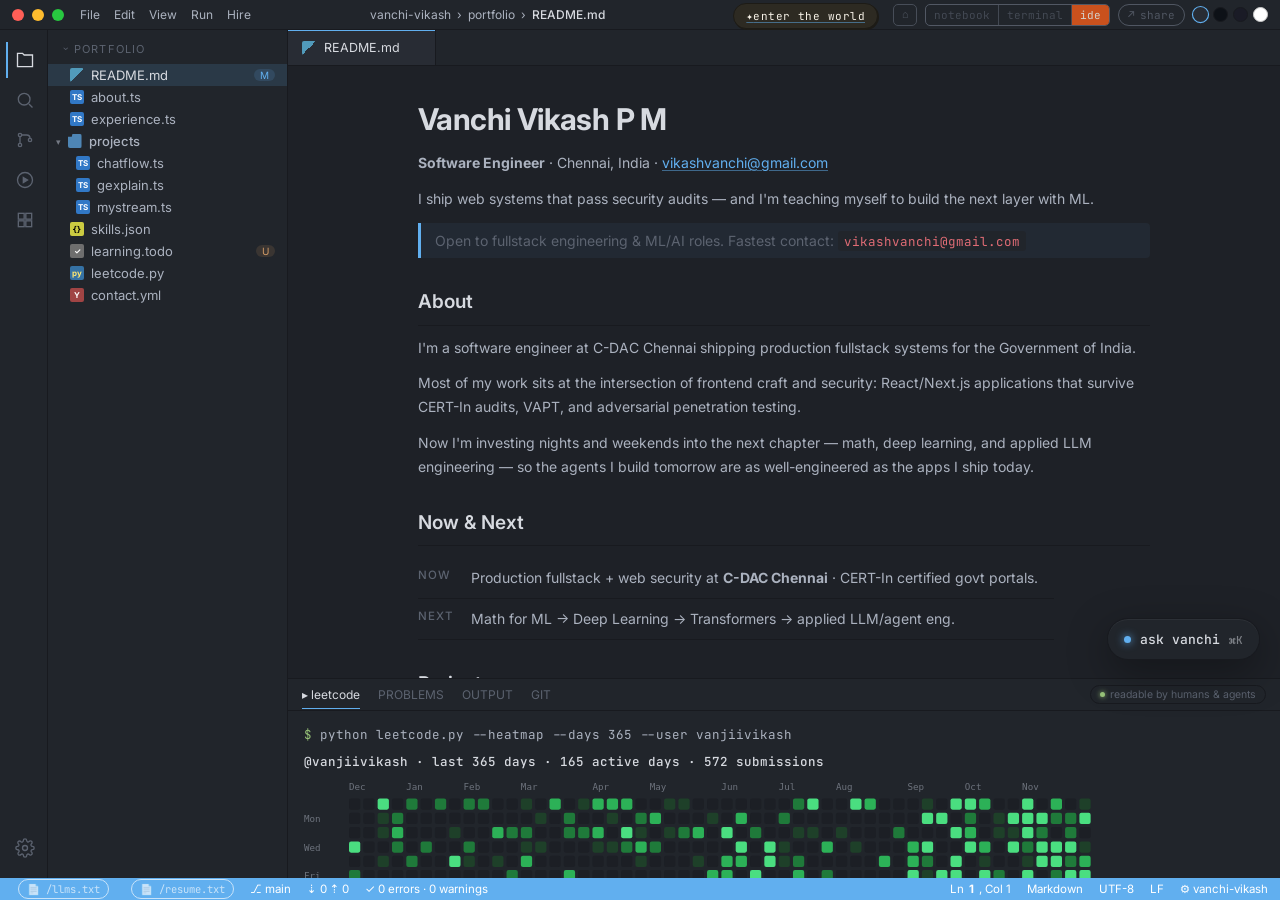
<file: ide.html>
<!doctype html>
<html lang="en">
<head>
<meta charset="utf-8"/>
<meta name="viewport" content="width=device-width,initial-scale=1"/>
<title>vanchi.code-workspace — Visual Studio Code</title>
<link rel="preconnect" href="https://fonts.googleapis.com">
<link rel="preconnect" href="https://fonts.gstatic.com" crossorigin>
<link href="https://fonts.googleapis.com/css2?family=JetBrains+Mono:wght@400;500;700&family=Inter:wght@400;500;600&display=swap" rel="stylesheet">
<link rel="stylesheet" href="world.css">
<link rel="alternate" type="text/plain" href="llms.txt" title="llms.txt — agent-readable">
<style>
  /* ───────── THEMES ───────── */
  :root, [data-theme="one-dark"] {
    --bg: #1e2127;
    --bg-2: #21252b;
    --bg-3: #282c34;
    --panel: #21252b;
    --rule: #181a1f;
    --text: #abb2bf;
    --fg: #d7dae0;
    --dim: #5c6370;
    --accent: #61afef;
    --accent-2: #98c379;
    --tab-active: #282c34;
    --tab-inactive: #21252b;
    --kw: #c678dd;
    --str: #98c379;
    --num: #d19a66;
    --fn: #61afef;
    --com: #5c6370;
    --type: #e5c07b;
    --prop: #e06c75;
    --err: #e06c75;
    --warn: #d19a66;
    --hm-0: #1c1f25; --hm-1: #1e4029; --hm-2: #1f7a3a; --hm-3: #2cb157; --hm-4: #4ade80;
  }
  [data-theme="github-dark"] {
    --bg: #0d1117;
    --bg-2: #161b22;
    --bg-3: #0d1117;
    --panel: #161b22;
    --rule: #21262d;
    --text: #c9d1d9;
    --fg: #e6edf3;
    --dim: #6e7681;
    --accent: #58a6ff;
    --accent-2: #7ee787;
    --tab-active: #0d1117;
    --tab-inactive: #161b22;
    --kw: #ff7b72;
    --str: #a5d6ff;
    --num: #79c0ff;
    --fn: #d2a8ff;
    --com: #8b949e;
    --type: #ffa657;
    --prop: #79c0ff;
    --err: #f85149;
    --warn: #d29922;
    --hm-0: #161b22; --hm-1: #0e4429; --hm-2: #006d32; --hm-3: #26a641; --hm-4: #39d353;
  }
  [data-theme="tokyo-night"] {
    --bg: #1a1b26;
    --bg-2: #16161e;
    --bg-3: #24283b;
    --panel: #16161e;
    --rule: #15161e;
    --text: #a9b1d6;
    --fg: #c0caf5;
    --dim: #565f89;
    --accent: #7aa2f7;
    --accent-2: #9ece6a;
    --tab-active: #1a1b26;
    --tab-inactive: #16161e;
    --kw: #bb9af7;
    --str: #9ece6a;
    --num: #ff9e64;
    --fn: #7aa2f7;
    --com: #565f89;
    --type: #e0af68;
    --prop: #f7768e;
    --err: #f7768e;
    --warn: #e0af68;
    --hm-0: #1a1b26; --hm-1: #2a2e4a; --hm-2: #3d5099; --hm-3: #6585f5; --hm-4: #7aa2f7;
  }
  [data-theme="light"] {
    --bg: #ffffff;
    --bg-2: #f3f3f3;
    --bg-3: #ffffff;
    --panel: #f3f3f3;
    --rule: #e1e1e1;
    --text: #393a34;
    --fg: #000;
    --dim: #888;
    --accent: #0451a5;
    --accent-2: #098658;
    --tab-active: #ffffff;
    --tab-inactive: #ececec;
    --kw: #af00db;
    --str: #a31515;
    --num: #098658;
    --fn: #795e26;
    --com: #008000;
    --type: #267f99;
    --prop: #001080;
    --err: #cd3131;
    --warn: #bf8803;
    --hm-0: #ebedf0; --hm-1: #c8e6c9; --hm-2: #4caf50; --hm-3: #2e7d32; --hm-4: #1b5e20;
  }

  * { box-sizing: border-box; }
  html, body { margin: 0; height: 100%; }
  body {
    background: var(--bg); color: var(--text);
    font-family: "Inter", system-ui, sans-serif;
    font-size: 13px;
    overflow: hidden;
    transition: background .2s, color .2s;
    -webkit-font-smoothing: antialiased;
  }
  ::selection { background: color-mix(in srgb, var(--accent) 30%, transparent); }
  a { color: var(--accent); text-decoration: underline; text-underline-offset: 2px; text-decoration-color: color-mix(in srgb, var(--accent) 50%, transparent); }
  a:hover { color: var(--fg); }

  /* ───────── TITLE BAR ───────── */
  .titlebar {
    display: flex; align-items: center;
    height: 30px;
    background: var(--panel);
    color: var(--dim);
    font-size: 12px;
    padding: 0 12px;
    border-bottom: 1px solid var(--rule);
    user-select: none;
    -webkit-app-region: drag;
  }
  .titlebar .dots { display: flex; gap: 8px; margin-right: 16px; }
  .titlebar .dots span { width: 12px; height: 12px; border-radius: 50%; }
  .titlebar .dots .r { background: #ff5f57; }
  .titlebar .dots .y { background: #febc2e; }
  .titlebar .dots .g { background: #28c840; }
  .titlebar .menu { display: flex; gap: 14px; color: var(--text); font-weight: 400; }
  .titlebar .menu span { cursor: default; }
  .titlebar .menu span:hover { color: var(--fg); }
  .titlebar .crumb { margin: 0 auto; color: var(--text); }
  .titlebar .crumb b { color: var(--fg); font-weight: 500; }
  .titlebar .themes { display: flex; gap: 5px; }
  .titlebar .themes button {
    all: unset; cursor: pointer;
    width: 13px; height: 13px; border-radius: 50%;
    border: 1px solid var(--rule);
  }
  .titlebar .themes button[aria-pressed="true"] { border-color: var(--accent); transform: scale(1.15); }
  .titlebar .themes button[data-t="one-dark"]    { background: #282c34; }
  .titlebar .themes button[data-t="github-dark"] { background: #0d1117; }
  .titlebar .themes button[data-t="tokyo-night"] { background: #1a1b26; }
  .titlebar .themes button[data-t="light"]       { background: #fff; border-color: #ccc; }

  /* ───────── LAYOUT ───────── */
  .ide {
    height: calc(100vh - 30px - 22px);
    display: grid;
    grid-template-columns: 48px 240px 1fr;
    grid-template-rows: 1fr 200px;
    grid-template-areas:
      "act exp main"
      "act exp term";
  }

  /* Activity bar */
  .activity {
    grid-area: act;
    background: var(--panel);
    border-right: 1px solid var(--rule);
    display: flex; flex-direction: column; align-items: center;
    padding: 12px 0;
    gap: 4px;
  }
  .activity .icon {
    width: 36px; height: 36px;
    display: grid; place-items: center;
    color: var(--dim); cursor: pointer;
    border-left: 2px solid transparent;
  }
  .activity .icon.active { color: var(--fg); border-left-color: var(--accent); }
  .activity .icon:hover { color: var(--text); }
  .activity .spacer { flex: 1; }

  /* Explorer */
  .explorer {
    grid-area: exp;
    background: var(--bg-2);
    border-right: 1px solid var(--rule);
    overflow-y: auto;
    padding: 6px 0;
  }
  .explorer .head {
    font-size: 11px; text-transform: uppercase; letter-spacing: .1em;
    color: var(--dim); padding: 6px 16px 8px;
    display: flex; align-items: center; gap: 6px;
  }
  .explorer .head .chev { display: inline-block; transform: rotate(90deg); font-size: 9px; }
  .explorer .tree { font-family: "Inter", system-ui, sans-serif; font-size: 13px; }
  .explorer .node {
    padding: 3px 12px 3px 22px;
    display: flex; align-items: center; gap: 7px;
    cursor: pointer; color: var(--text);
    user-select: none;
  }
  .explorer .node:hover { background: color-mix(in srgb, var(--accent) 8%, transparent); }
  .explorer .node.active { background: color-mix(in srgb, var(--accent) 14%, transparent); color: var(--fg); }
  .explorer .node.folder { padding-left: 8px; font-weight: 500; }
  .explorer .node.folder .chev { font-size: 9px; opacity: .6; }
  .explorer .node.child { padding-left: 28px; }
  .explorer .ext { color: var(--dim); font-size: 11px; }
  .explorer .badge {
    margin-left: auto; font-size: 10px; color: var(--accent);
    background: color-mix(in srgb, var(--accent) 14%, transparent);
    padding: 0 6px; border-radius: 8px;
  }
  .explorer .badge.warn { color: var(--warn); background: color-mix(in srgb, var(--warn) 14%, transparent); }

  /* File-type colors */
  .fi { width: 14px; height: 14px; display: inline-block; flex-shrink: 0; border-radius: 2px; }
  .fi-md { background: linear-gradient(135deg, #519aba, #519aba 50%, transparent 50%); color: #519aba; }
  .fi-ts { background: #3178c6; color: #fff; font-size: 8px; font-weight: 700; text-align: center; line-height: 14px; }
  .fi-ts::before { content: "TS"; }
  .fi-json { background: #cbcb41; color: #000; font-size: 8px; font-weight: 700; text-align: center; line-height: 14px; }
  .fi-json::before { content: "{}"; }
  .fi-yml { background: #a04444; color: #fff; font-size: 8px; font-weight: 700; text-align: center; line-height: 14px; }
  .fi-yml::before { content: "Y"; }
  .fi-py { background: #3572A5; color: #ffe873; font-size: 8px; font-weight: 700; text-align: center; line-height: 14px; }
  .fi-py::before { content: "py"; }
  .fi-todo { background: #6e6e6e; color: #fff; font-size: 8px; font-weight: 700; text-align: center; line-height: 14px; }
  .fi-todo::before { content: "✓"; }
  .fi-folder { background: var(--accent); opacity: .7; clip-path: polygon(0 20%, 30% 20%, 35% 0, 100% 0, 100% 100%, 0 100%); }

  /* ───────── MAIN AREA ───────── */
  .main { grid-area: main; display: flex; flex-direction: column; background: var(--bg); min-height: 0; }
  .tabs {
    display: flex; height: 36px;
    background: var(--bg-2);
    border-bottom: 1px solid var(--rule);
    overflow-x: auto;
  }
  .tab {
    display: flex; align-items: center; gap: 8px;
    padding: 0 14px;
    background: var(--tab-inactive);
    border-right: 1px solid var(--rule);
    color: var(--dim);
    font-size: 12.5px;
    cursor: pointer;
    position: relative;
  }
  .tab.active { background: var(--tab-active); color: var(--fg); }
  .tab.active::before { content: ""; position: absolute; top: 0; left: 0; right: 0; height: 1px; background: var(--accent); }
  .tab .x { opacity: 0; font-size: 14px; padding: 0 2px; line-height: 1; border-radius: 3px; }
  .tab:hover .x { opacity: .6; }
  .tab .x:hover { background: rgba(255,255,255,.1); opacity: 1; }

  .editor {
    flex: 1; overflow: auto;
    background: var(--bg);
    display: flex;
    align-items: stretch;
    min-width: 0;
  }
  .editor.is-md { display: block; padding: 0; }
  .gutter {
    background: var(--bg);
    color: var(--dim);
    text-align: right;
    font-family: "JetBrains Mono", ui-monospace, SFMono-Regular, Menlo, monospace;
    font-size: 13px;
    padding: 14px 14px 14px 8px;
    line-height: 1.55;
    user-select: none;
    border-right: 1px solid var(--rule);
    flex: 0 0 50px;
  }
  .gutter span { display: block; }
  .gutter span:hover { color: var(--text); }
  .code-pane {
    font-family: "JetBrains Mono", ui-monospace, SFMono-Regular, Menlo, monospace;
    font-size: 13px;
    line-height: 1.55;
    padding: 14px 18px;
    white-space: pre;
    overflow-x: auto;
    flex: 1 1 auto;
    min-width: 0;
    margin: 0;
  }
  .editor.is-md .code-pane {
    font-family: "Inter", system-ui, sans-serif;
    font-size: 14px;
    line-height: 1.7;
    white-space: normal;
    padding: 28px 44px 80px;
    max-width: 820px;
    margin: 0 auto;
  }
  .minimap {
    background: var(--bg);
    border-left: 1px solid var(--rule);
    overflow: hidden;
    padding: 8px 6px;
    font-family: "JetBrains Mono", monospace;
    font-size: 2px;
    line-height: 2.4px;
    color: var(--dim);
    user-select: none;
    white-space: pre;
    pointer-events: none;
    flex: 0 0 60px;
  }

  /* Syntax tokens */
  .kw { color: var(--kw); }
  .str { color: var(--str); }
  .num { color: var(--num); }
  .fn { color: var(--fn); }
  .com { color: var(--com); font-style: italic; }
  .type { color: var(--type); }
  .prop { color: var(--prop); }
  .op { color: var(--text); }
  .punct { color: var(--text); }

  /* Markdown */
  .md h1 { font-size: 30px; margin: 0 0 6px; color: var(--fg); font-weight: 700; letter-spacing: -.02em; }
  .md h2 { font-size: 19px; margin: 28px 0 10px; color: var(--fg); font-weight: 600; padding-bottom: 6px; border-bottom: 1px solid var(--rule); }
  .md h3 { font-size: 15px; margin: 22px 0 8px; color: var(--fg); font-weight: 600; }
  .md p  { margin: 0 0 12px; }
  .md ul { padding-left: 22px; margin: 0 0 12px; }
  .md li { margin: 4px 0; }
  .md code { font-family: "JetBrains Mono", monospace; background: var(--bg-2); padding: 1.5px 6px; border-radius: 3px; font-size: 12.5px; color: var(--prop); }
  .md hr { border: none; border-top: 1px solid var(--rule); margin: 22px 0; }
  .md blockquote { border-left: 3px solid var(--accent); padding: 6px 14px; color: var(--dim); margin: 12px 0; background: color-mix(in srgb, var(--accent) 6%, transparent); border-radius: 0 4px 4px 0; }
  .md .tag { display: inline-block; padding: 2px 8px; margin: 2px 4px 2px 0; background: var(--bg-2); border: 1px solid var(--rule); color: var(--text); font-size: 12px; border-radius: 3px; font-family: "JetBrains Mono", monospace; }
  .md table { border-collapse: collapse; margin: 12px 0; }
  .md th, .md td { text-align: left; padding: 8px 16px 8px 0; border-bottom: 1px solid var(--rule); vertical-align: top; }
  .md th { color: var(--dim); font-weight: 500; font-size: 11.5px; text-transform: uppercase; letter-spacing: .1em; }

  /* ───────── TERMINAL PANEL ───────── */
  .terminal {
    grid-area: term;
    background: var(--bg-2);
    border-top: 1px solid var(--rule);
    display: flex; flex-direction: column;
    min-height: 0;
  }
  .terminal .head {
    display: flex; align-items: center;
    background: var(--panel);
    height: 32px;
    padding: 0 14px;
    border-bottom: 1px solid var(--rule);
    font-size: 12px;
    color: var(--dim);
    gap: 18px;
  }
  .terminal .head .tab2 { padding: 6px 0; cursor: pointer; }
  .terminal .head .tab2.active { color: var(--fg); border-bottom: 1px solid var(--accent); }
  .terminal .head .agent-pill {
    margin-left: auto; font-size: 10.5px; color: var(--dim);
    padding: 2px 9px; border: 1px solid var(--rule); border-radius: 999px;
    display: inline-flex; align-items: center; gap: 5px;
  }
  .terminal .head .agent-pill .dot { width: 5px; height: 5px; border-radius: 50%; background: var(--accent-2); box-shadow: 0 0 5px var(--accent-2); }
  .terminal .body {
    flex: 1;
    padding: 14px 16px;
    overflow-y: auto;
    font-family: "JetBrains Mono", monospace;
    font-size: 12.5px;
    line-height: 1.55;
    color: var(--text);
  }
  .terminal .body .panel { display: none; }
  .terminal .body .panel.active { display: block; }
  .terminal .body .prompt { color: var(--accent-2); }
  .terminal .body .ok { color: var(--accent-2); }
  .terminal .body .head-row { color: var(--fg); font-weight: 500; }
  .terminal .body .dim { color: var(--dim); }
  .terminal .body .stat-grid {
    display: grid; grid-template-columns: repeat(4, 1fr); gap: 14px; max-width: 600px;
    margin: 8px 0 14px;
  }
  .terminal .body .stat-grid .v { color: var(--fg); font-size: 18px; font-weight: 700; }
  .terminal .body .stat-grid .k { color: var(--dim); font-size: 10.5px; text-transform: uppercase; letter-spacing: .1em; margin-top: 2px; }

  /* ───────── STATUS BAR ───────── */
  .statusbar {
    height: 22px;
    background: var(--accent);
    color: #fff;
    font-size: 11.5px;
    display: flex; align-items: center;
    padding: 0 12px; gap: 16px;
  }
  .statusbar .item { display: inline-flex; align-items: center; gap: 5px; }
  .statusbar .item.right { margin-left: auto; }
  [data-theme="light"] .statusbar { color: #fff; }

  /* ───────── HEATMAP ───────── */
  .heat-wrap { color: var(--text); margin: 8px 0; max-width: 800px; }

  /* Scrollbars */
  ::-webkit-scrollbar { width: 12px; height: 12px; }
  ::-webkit-scrollbar-track { background: transparent; }
  ::-webkit-scrollbar-thumb { background: var(--rule); border: 3px solid transparent; background-clip: padding-box; border-radius: 8px; }
  ::-webkit-scrollbar-thumb:hover { background: var(--dim); border: 3px solid transparent; background-clip: padding-box; }

  /* Mobile fallback notice */
  .mobile-notice { display: none; }
  @media (max-width: 880px) {
    .ide { grid-template-columns: 0 0 1fr; }
    .activity, .explorer { display: none; }
    .titlebar .menu { display: none; }
    .mobile-notice {
      display: block; padding: 8px 14px;
      background: color-mix(in srgb, var(--warn) 12%, transparent);
      color: var(--warn); font-size: 11.5px; font-family: "JetBrains Mono", monospace;
      border-bottom: 1px solid var(--rule);
    }
  }
</style>
</head>
<body>

<header class="titlebar">
  <div class="dots"><span class="r"></span><span class="y"></span><span class="g"></span></div>
  <div class="menu">
    <span>File</span><span>Edit</span><span>View</span><span>Run</span><span>Hire</span>
  </div>
  <div class="crumb"><span>vanchi-vikash</span> &nbsp;›&nbsp; <span>portfolio</span> &nbsp;›&nbsp; <b id="crumb-file">README.md</b></div>
  <div class="themes" role="radiogroup" aria-label="Theme">
    <button data-t="one-dark"    aria-pressed="true"  title="One Dark"></button>
    <button data-t="github-dark" aria-pressed="false" title="GitHub Dark"></button>
    <button data-t="tokyo-night" aria-pressed="false" title="Tokyo Night"></button>
    <button data-t="light"       aria-pressed="false" title="Light"></button>
  </div>
</header>

<div class="mobile-notice">tip: this view is designed for desktop · the Notebook and Terminal options work better on mobile</div>

<div class="ide">
  <nav class="activity" aria-label="Activity bar">
    <div class="icon active" title="Explorer">
      <svg width="20" height="20" viewBox="0 0 24 24" fill="none" stroke="currentColor" stroke-width="1.6"><path d="M3 4h6l2 2h10v14H3z"/></svg>
    </div>
    <div class="icon" title="Search">
      <svg width="20" height="20" viewBox="0 0 24 24" fill="none" stroke="currentColor" stroke-width="1.6"><circle cx="11" cy="11" r="7"/><path d="M21 21l-4.3-4.3"/></svg>
    </div>
    <div class="icon" title="Source Control">
      <svg width="20" height="20" viewBox="0 0 24 24" fill="none" stroke="currentColor" stroke-width="1.6"><circle cx="6" cy="18" r="2"/><circle cx="6" cy="6" r="2"/><circle cx="18" cy="12" r="2"/><path d="M6 8v8M8 6h6a4 4 0 014 4v0"/></svg>
    </div>
    <div class="icon" title="Run &amp; Debug">
      <svg width="20" height="20" viewBox="0 0 24 24" fill="none" stroke="currentColor" stroke-width="1.6"><circle cx="12" cy="12" r="9"/><path d="M10 9l5 3-5 3z" fill="currentColor"/></svg>
    </div>
    <div class="icon" title="Extensions">
      <svg width="20" height="20" viewBox="0 0 24 24" fill="none" stroke="currentColor" stroke-width="1.6"><rect x="4" y="4" width="7" height="7"/><rect x="13" y="13" width="7" height="7"/><rect x="4" y="13" width="7" height="7"/><rect x="13" y="4" width="7" height="7"/></svg>
    </div>
    <div class="spacer"></div>
    <div class="icon" title="Settings">
      <svg width="20" height="20" viewBox="0 0 24 24" fill="none" stroke="currentColor" stroke-width="1.6"><circle cx="12" cy="12" r="3"/><path d="M19.4 15a1.7 1.7 0 00.3 1.8l.1.1a2 2 0 11-2.8 2.8l-.1-.1a1.7 1.7 0 00-1.8-.3 1.7 1.7 0 00-1 1.5V21a2 2 0 11-4 0v-.1a1.7 1.7 0 00-1-1.5 1.7 1.7 0 00-1.8.3l-.1.1a2 2 0 11-2.8-2.8l.1-.1a1.7 1.7 0 00.3-1.8 1.7 1.7 0 00-1.5-1H3a2 2 0 110-4h.1a1.7 1.7 0 001.5-1 1.7 1.7 0 00-.3-1.8l-.1-.1a2 2 0 112.8-2.8l.1.1a1.7 1.7 0 001.8.3h.1a1.7 1.7 0 001-1.5V3a2 2 0 114 0v.1a1.7 1.7 0 001 1.5 1.7 1.7 0 001.8-.3l.1-.1a2 2 0 112.8 2.8l-.1.1a1.7 1.7 0 00-.3 1.8v.1a1.7 1.7 0 001.5 1H21a2 2 0 110 4h-.1a1.7 1.7 0 00-1.5 1z"/></svg>
    </div>
  </nav>

  <aside class="explorer" aria-label="Explorer">
    <div class="head"><span class="chev">›</span>portfolio</div>
    <div class="tree" id="tree"></div>
  </aside>

  <section class="main">
    <div class="tabs" id="tabs"></div>
    <div class="editor" id="editor">
      <div class="gutter" id="gutter"></div>
      <div class="code-pane" id="code"></div>
      <div class="minimap" id="minimap"></div>
    </div>
  </section>

  <section class="terminal">
    <div class="head">
      <div class="tab2 active" data-panel="leetcode">▸ leetcode</div>
      <div class="tab2" data-panel="problems">PROBLEMS</div>
      <div class="tab2" data-panel="output">OUTPUT</div>
      <div class="tab2" data-panel="git">GIT</div>
      <div class="agent-pill" title="Page exposes JSON-LD + /llms.txt + /resume.txt"><span class="dot"></span>readable by humans &amp; agents</div>
    </div>
    <div class="body" id="termbody"></div>
  </section>
</div>

<footer class="statusbar">
  <span class="item"><a class="agent-link" href="llms.txt" target="_blank" rel="noopener" style="color:inherit">📄 /llms.txt</a></span>
  <span class="item"><a class="agent-link" href="resume.txt" target="_blank" rel="noopener" style="color:inherit">📄 /resume.txt</a></span>
  <span class="item">⎇ main</span>
  <span class="item">⇣ 0 ⇡ 0</span>
  <span class="item">✓ 0 errors · 0 warnings</span>
  <span class="item right">Ln <b id="ln-pos">1</b>, Col 1</span>
  <span class="item" id="lang-pos">Markdown</span>
  <span class="item">UTF-8</span>
  <span class="item">LF</span>
  <span class="item">⚙ vanchi-vikash</span>
</footer>

<script src="bio.js"></script>
<script src="heatmap.js"></script>
<script src="ai-chat.js"></script>
<script src="agent-seo.js"></script>
<script src="ide.js"></script>
<script src="world-cta.js"></script>
<script src="chrome.js"></script>
</body>
</html>
</file>
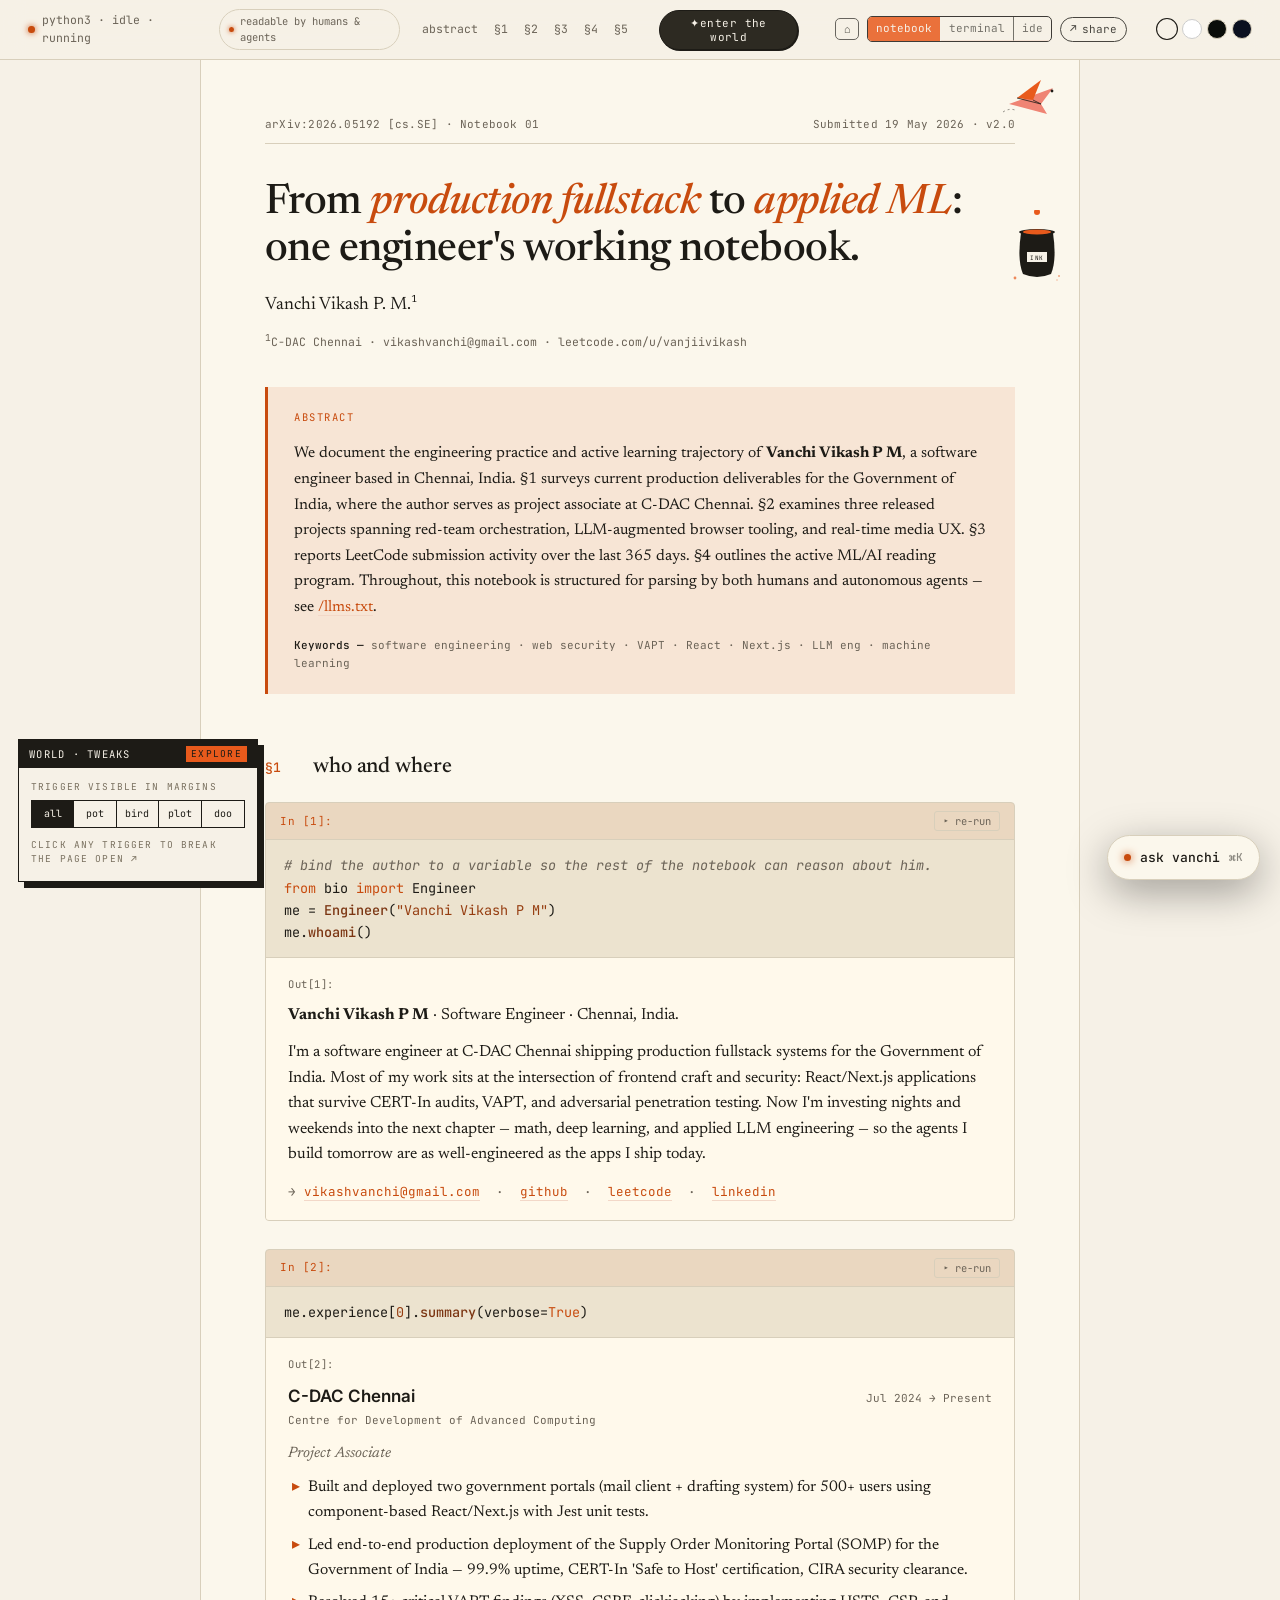
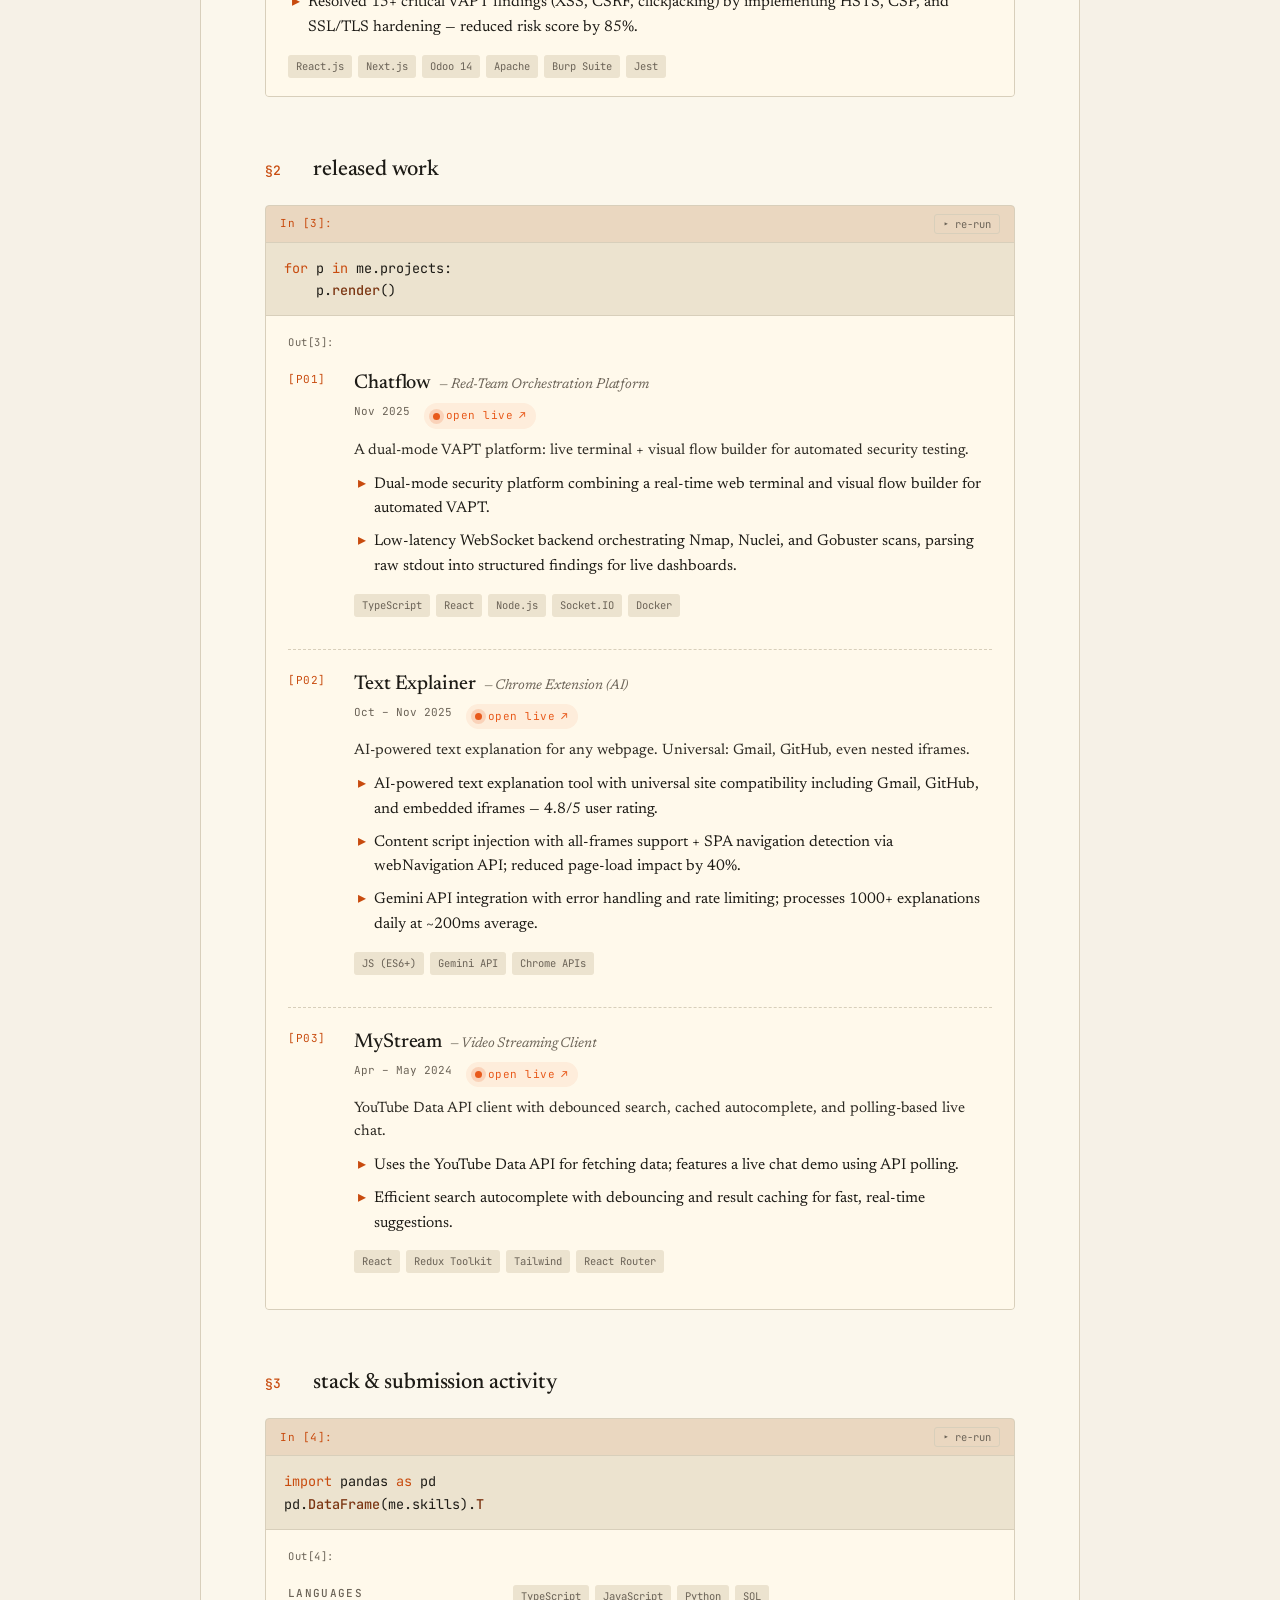
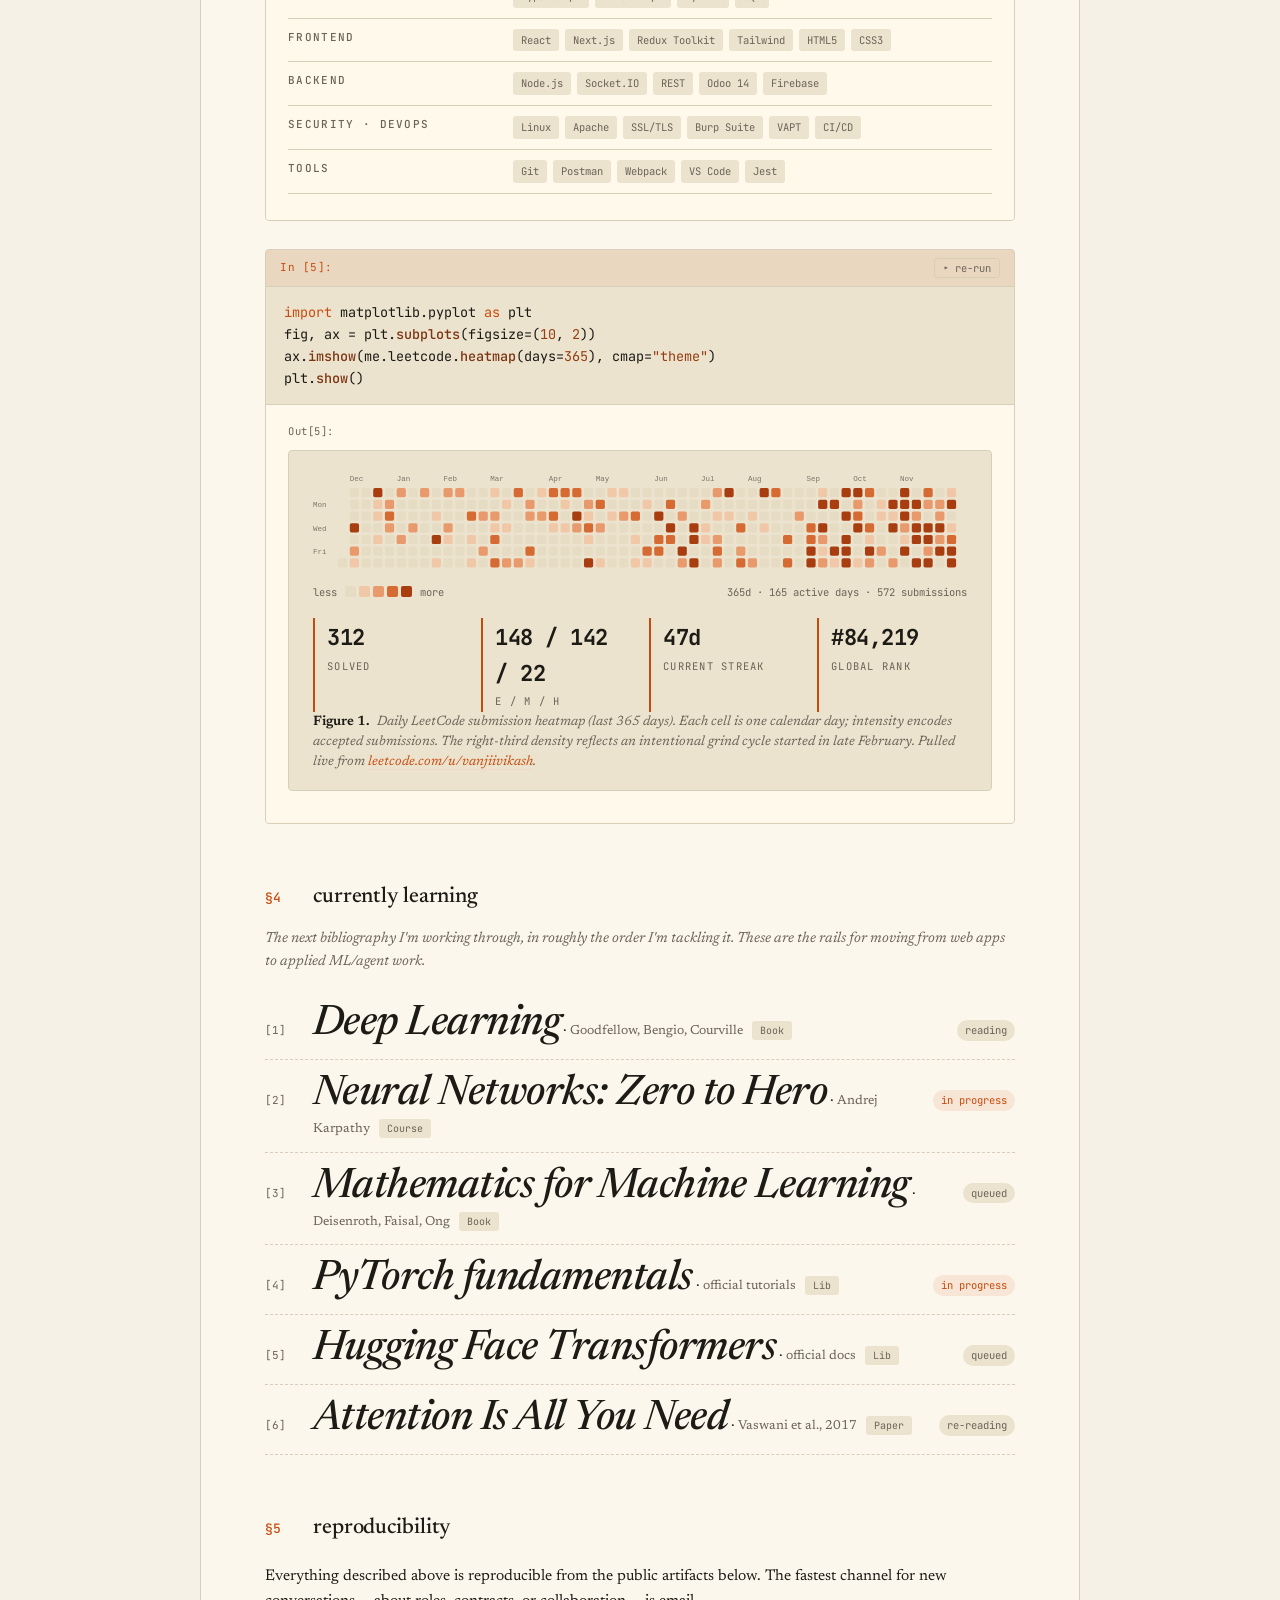
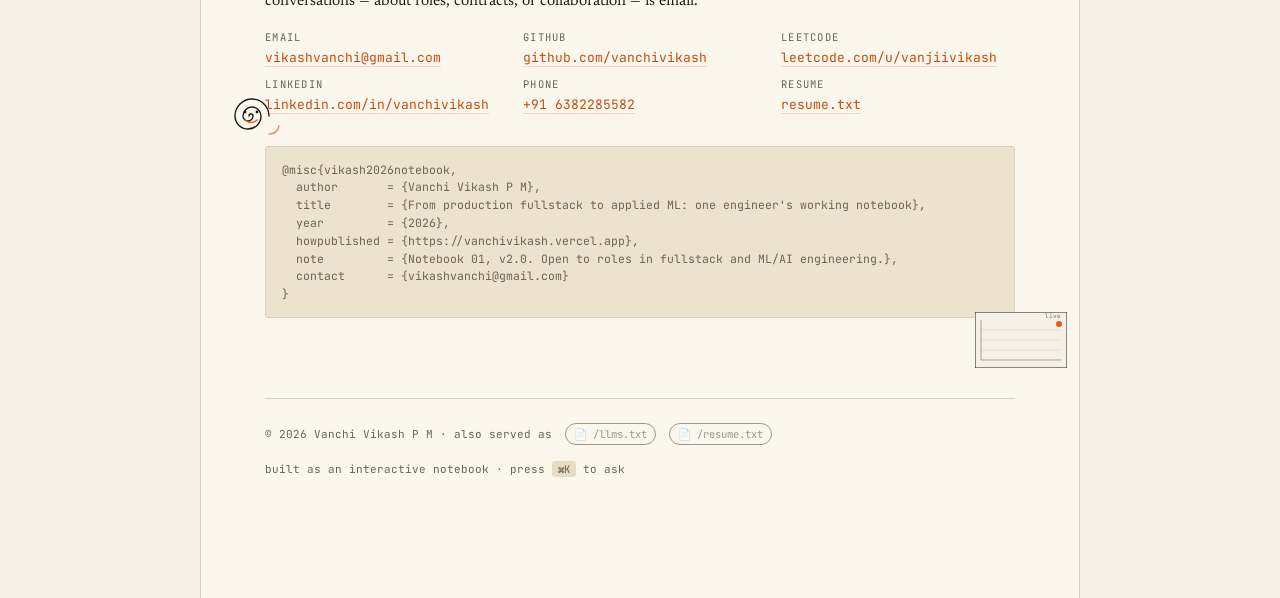
<file: notebook.html>
<!doctype html>
<html lang="en">
<head>
<meta charset="utf-8"/>
<meta name="viewport" content="width=device-width,initial-scale=1"/>
<title>Vanchi Vikash P M — Notebook 01</title>
<link rel="preconnect" href="https://fonts.googleapis.com">
<link rel="preconnect" href="https://fonts.gstatic.com" crossorigin>
<link href="https://fonts.googleapis.com/css2?family=Newsreader:ital,opsz,wght@0,6..72,400;0,6..72,500;0,6..72,600;1,6..72,400&family=JetBrains+Mono:wght@400;500;700&family=Inter:wght@400;500;600&family=Archivo:wght@400;500;700&family=Archivo+Black&family=Caveat:wght@500;600;700&display=swap" rel="stylesheet">
<link rel="stylesheet" href="world.css">
<link rel="alternate" type="text/plain" href="llms.txt" title="llms.txt — agent-readable">
<style>
  /* ───────── THEME TOKENS ───────── */
  :root, [data-theme="paper"] {
    --bg: #f6f1e7;
    --surface: #fbf7ec;
    --ink: #1d1b16;
    --dim: #6b6357;
    --rule: #d8cfbb;
    --accent: #c84b0e;
    --accent-soft: #f3d8c8;
    --code-bg: #ece3cf;
    --output-bg: #fff9eb;
    --hl-bg: rgba(200,75,14,.10);
    --tag-bg: #ece3cf;
    --kbd: #e6dcc4;
    --hm-0: #e6dcc4; --hm-1: #f0c8a8; --hm-2: #e89a6c; --hm-3: #d56b32; --hm-4: #a83e10;
    --serif: "Newsreader", "Iowan Old Style", Georgia, serif;
    --mono: "JetBrains Mono", ui-monospace, SFMono-Regular, Menlo, monospace;
    --sans: "Inter", system-ui, sans-serif;
  }
  [data-theme="mono"] {
    --bg: #ffffff;
    --surface: #fafafa;
    --ink: #000000;
    --dim: #6e6e6e;
    --rule: #e1e1e1;
    --accent: #0a55ff;
    --accent-soft: #dde6ff;
    --code-bg: #f3f3f3;
    --output-bg: #fbfbfb;
    --hl-bg: rgba(10,85,255,.07);
    --tag-bg: #efefef;
    --kbd: #ebebeb;
    --hm-0: #ededed; --hm-1: #c8d3f5; --hm-2: #8aa1ee; --hm-3: #4d6fe2; --hm-4: #0a55ff;
  }
  [data-theme="terminal"] {
    --bg: #0a0d0a;
    --surface: #0e1410;
    --ink: #b8ffb8;
    --dim: #6a8e6a;
    --rule: #1a2a1a;
    --accent: #39ff7a;
    --accent-soft: #112a18;
    --code-bg: #0a1410;
    --output-bg: #050a07;
    --hl-bg: rgba(57,255,122,.08);
    --tag-bg: #112418;
    --kbd: #15281a;
    --hm-0: #0e1f12; --hm-1: #0e4429; --hm-2: #006d32; --hm-3: #26a641; --hm-4: #39d353;
  }
  [data-theme="midnight"] {
    --bg: #0b1020;
    --surface: #111733;
    --ink: #e6ecff;
    --dim: #8a93b8;
    --rule: #232a4a;
    --accent: #00e1ff;
    --accent-soft: #122a3a;
    --code-bg: #0a1230;
    --output-bg: #08102a;
    --hl-bg: rgba(0,225,255,.08);
    --tag-bg: #14204a;
    --kbd: #1a2452;
    --hm-0: #131c3a; --hm-1: #1b3a5a; --hm-2: #2073a8; --hm-3: #00b4dc; --hm-4: #00e1ff;
  }

  * { box-sizing: border-box; }
  html, body { background: var(--bg); color: var(--ink); margin: 0; }
  body {
    font-family: var(--serif);
    font-size: 17px;
    line-height: 1.55;
    transition: background .25s ease, color .25s ease;
    -webkit-font-smoothing: antialiased;
  }
  ::selection { background: var(--accent); color: var(--bg); }
  a { color: var(--accent); text-decoration: none; border-bottom: 1px solid var(--accent-soft); }
  a:hover { background: var(--hl-bg); }

  /* ───────── TOP TOOLBAR ───────── */
  .toolbar {
    position: sticky; top: 0; z-index: 50;
    background: color-mix(in srgb, var(--bg) 92%, transparent);
    backdrop-filter: blur(12px);
    -webkit-backdrop-filter: blur(12px);
    border-bottom: 1px solid var(--rule);
    padding: 9px 28px;
    font-family: var(--mono); font-size: 11.5px;
    display: flex; align-items: center; gap: 22px;
  }
  .toolbar .kernel { display: flex; align-items: center; gap: 7px; color: var(--dim); }
  .toolbar .kernel::before {
    content: ""; width: 7px; height: 7px; border-radius: 50%;
    background: var(--accent);
    box-shadow: 0 0 6px var(--accent);
    animation: pulse 2.2s ease-in-out infinite;
  }
  @keyframes pulse { 0%,100% { opacity: 1 } 50% { opacity: .35 } }
  .toolbar .nav { display: flex; gap: 16px; color: var(--dim); margin-left: auto; }
  .toolbar .nav a { border: none; color: var(--dim); }
  .toolbar .nav a:hover { color: var(--ink); background: transparent; }
  .toolbar .themes { display: flex; gap: 5px; }
  .toolbar .themes button {
    all: unset; cursor: pointer;
    width: 18px; height: 18px; border-radius: 50%;
    border: 1.5px solid var(--rule);
    transition: transform .15s, border-color .15s;
  }
  .toolbar .themes button[aria-pressed="true"] { border-color: var(--ink); transform: scale(1.1); }
  .toolbar .themes button[data-t="paper"]    { background: #f6f1e7; }
  .toolbar .themes button[data-t="mono"]     { background: #ffffff; border-color: #ccc; }
  .toolbar .themes button[data-t="terminal"] { background: #0a0d0a; }
  .toolbar .themes button[data-t="midnight"] { background: #0b1020; }
  .toolbar .agent-pill {
    font-family: var(--mono); font-size: 10.5px; color: var(--dim);
    padding: 3px 9px; border: 1px solid var(--rule); border-radius: 999px;
    display: inline-flex; align-items: center; gap: 6px;
  }
  .toolbar .agent-pill .dot {
    width: 5px; height: 5px; border-radius: 50%;
    background: var(--accent); box-shadow: 0 0 5px var(--accent);
  }

  /* ───────── PAGE FRAME ───────── */
  .paper {
    max-width: 880px;
    margin: 0 auto;
    padding: 56px 64px 120px;
    background: var(--surface);
    min-height: 100vh;
    border-left: 1px solid var(--rule);
    border-right: 1px solid var(--rule);
    position: relative;
  }
  /* Subtle paper grain */
  [data-theme="paper"] .paper::before,
  [data-theme="mono"]  .paper::before {
    content: ""; position: absolute; inset: 0; pointer-events: none;
    background-image: radial-gradient(circle at 30% 20%, rgba(0,0,0,.012) 1px, transparent 1px),
                      radial-gradient(circle at 70% 60%, rgba(0,0,0,.012) 1px, transparent 1px);
    background-size: 6px 6px, 9px 9px;
  }

  /* ───────── HEADER ───────── */
  .arxiv-line {
    font-family: var(--mono); font-size: 11px;
    color: var(--dim);
    display: flex; justify-content: space-between;
    border-bottom: 1px solid var(--rule);
    padding-bottom: 10px; margin-bottom: 36px;
    letter-spacing: .02em;
  }
  .title {
    font-family: var(--serif); font-weight: 500;
    font-size: 42px; line-height: 1.12;
    letter-spacing: -.012em;
    margin: 0 0 14px;
    text-wrap: balance;
  }
  .title em { font-style: italic; color: var(--accent); }
  .authors {
    font-family: var(--serif); font-size: 18px;
    margin: 18px 0 4px;
  }
  .authors sup { font-size: 10px; }
  .affil { font-family: var(--mono); font-size: 11.5px; color: var(--dim); }
  .affil a { color: var(--dim); border: none; }
  .affil a:hover { color: var(--accent); }

  /* ───────── ABSTRACT ───────── */
  .abstract {
    margin: 36px 0 14px;
    padding: 22px 26px;
    border-left: 3px solid var(--accent);
    background: var(--hl-bg);
    font-size: 15.5px; line-height: 1.65;
  }
  .abstract .label {
    font-family: var(--mono); font-size: 10.5px;
    text-transform: uppercase; letter-spacing: .15em;
    color: var(--accent); margin-bottom: 8px;
  }
  .keywords {
    font-family: var(--mono); font-size: 11px; color: var(--dim);
    margin: 12px 0 0;
  }
  .keywords b { color: var(--ink); font-weight: 500; }

  /* ───────── SECTION HEADINGS ───────── */
  h2.sec {
    font-family: var(--serif); font-weight: 500;
    font-size: 22px; letter-spacing: -.005em;
    margin: 56px 0 18px;
    display: flex; align-items: baseline; gap: 16px;
  }
  h2.sec .num {
    font-family: var(--mono); font-size: 13px;
    color: var(--accent);
    min-width: 32px;
  }

  /* ───────── CODE CELLS (Jupyter feel) ───────── */
  .cell {
    margin: 16px 0 28px;
    border: 1px solid var(--rule);
    border-radius: 4px;
    overflow: hidden;
    background: var(--code-bg);
  }
  .cell .gutter {
    font-family: var(--mono); font-size: 11px;
    color: var(--accent);
    padding: 8px 14px;
    background: color-mix(in srgb, var(--accent) 8%, transparent);
    border-bottom: 1px solid var(--rule);
    display: flex; align-items: center; gap: 10px;
  }
  .cell .gutter .label { letter-spacing: .05em; }
  .cell .gutter .run {
    margin-left: auto; cursor: pointer;
    font-family: var(--mono); font-size: 10.5px;
    color: var(--dim); padding: 2px 8px;
    border: 1px solid var(--rule); border-radius: 3px;
    background: transparent; transition: all .15s;
  }
  .cell .gutter .run:hover { color: var(--accent); border-color: var(--accent); }
  .cell .code {
    font-family: var(--mono); font-size: 13.5px; line-height: 1.65;
    padding: 14px 18px;
    white-space: pre-wrap;
  }
  .cell .code .kw  { color: var(--accent); }
  .cell .code .str { color: color-mix(in srgb, var(--accent) 70%, var(--ink)); }
  .cell .code .com { color: var(--dim); font-style: italic; }
  .cell .code .fn  { color: color-mix(in srgb, var(--accent) 55%, var(--ink)); font-weight: 500; }

  .cell .out {
    background: var(--output-bg);
    border-top: 1px solid var(--rule);
    padding: 18px 22px;
    font-family: var(--serif); font-size: 16px; line-height: 1.6;
    position: relative;
  }
  .cell .out::before {
    content: "Out[" attr(data-n) "]:";
    font-family: var(--mono); font-size: 10.5px;
    color: var(--dim); display: block; margin-bottom: 10px;
    letter-spacing: .05em;
  }
  .cell .out p { margin: 0 0 .7em; }
  .cell .out p:last-child { margin-bottom: 0; }

  /* ───────── EXPERIENCE CARD ───────── */
  .exp {
    display: grid; grid-template-columns: 1fr auto; align-items: baseline;
    gap: 14px; margin-bottom: 12px;
  }
  .exp .org { font-family: var(--sans); font-size: 17px; font-weight: 600; }
  .exp .org small { font-family: var(--mono); font-size: 11px; color: var(--dim); font-weight: 400; display: block; margin-top: 2px; }
  .exp .when { font-family: var(--mono); font-size: 11px; color: var(--dim); text-align: right; }
  .exp-title { font-family: var(--serif); font-style: italic; font-size: 15px; color: var(--dim); margin: 0 0 14px; }
  .bullets { padding-left: 20px; margin: 0; }
  .bullets li { margin: 0 0 8px; font-size: 15.5px; line-height: 1.6; }
  .bullets li::marker { color: var(--accent); content: "▸  "; }
  .stack { display: flex; flex-wrap: wrap; gap: 6px; margin-top: 14px; }
  .tag {
    font-family: var(--mono); font-size: 10.5px;
    padding: 3px 8px; background: var(--tag-bg); color: var(--dim);
    border-radius: 3px;
  }

  /* ───────── PROJECT CARDS ───────── */
  .projects { display: grid; gap: 14px; }
  .proj {
    display: grid; grid-template-columns: 48px 1fr;
    gap: 18px;
    padding: 18px 0;
    border-top: 1px dashed var(--rule);
  }
  .proj:first-child { border-top: none; padding-top: 6px; }
  .proj .idx {
    font-family: var(--mono); font-size: 11px; color: var(--accent);
    letter-spacing: .05em;
    padding-top: 4px;
  }
  .proj h3 {
    font-family: var(--serif); font-weight: 500; font-size: 20px;
    margin: 0 0 4px; letter-spacing: -.005em;
  }
  .proj h3 .kind { font-style: italic; color: var(--dim); font-weight: 400; font-size: 14px; margin-left: 8px; }
  .proj .one {
    font-size: 15px; line-height: 1.55; margin: 4px 0 10px;
    color: color-mix(in srgb, var(--ink) 78%, var(--dim));
  }
  .proj .meta { display: flex; gap: 14px; font-family: var(--mono); font-size: 11px; color: var(--dim); margin-bottom: 10px; }
  .proj .meta a { color: var(--accent); border: none; }
  .proj .live::before { content: "● "; color: var(--accent); }

  /* ───────── SKILLS TABLE ───────── */
  table.skills {
    width: 100%; border-collapse: collapse;
    font-family: var(--sans); font-size: 14px;
    margin: 8px 0;
  }
  table.skills th, table.skills td {
    text-align: left; padding: 10px 0;
    border-bottom: 1px solid var(--rule);
    vertical-align: top;
  }
  table.skills th {
    font-family: var(--mono); font-size: 11px; font-weight: 500;
    color: var(--dim); text-transform: uppercase; letter-spacing: .12em;
    width: 32%;
  }
  table.skills td .chips { display: flex; flex-wrap: wrap; gap: 6px; }

  /* ───────── FIGURE / HEATMAP ───────── */
  .figure {
    margin: 10px 0 14px;
    padding: 22px 24px 18px;
    background: var(--code-bg);
    border: 1px solid var(--rule);
    border-radius: 4px;
    color: var(--ink);
  }
  .figure .caption {
    font-family: var(--serif); font-style: italic; font-size: 13.5px;
    margin-top: 14px; color: var(--dim); line-height: 1.5;
  }
  .figure .caption b { font-style: normal; color: var(--ink); font-weight: 600; margin-right: 4px; }
  .stats-row { display: grid; grid-template-columns: repeat(4, 1fr); gap: 18px; margin-top: 18px; }
  .stat { border-left: 2px solid var(--accent); padding: 2px 0 2px 12px; }
  .stat .v { font-family: var(--mono); font-weight: 700; font-size: 22px; letter-spacing: -.02em; }
  .stat .k { font-family: var(--mono); font-size: 10.5px; color: var(--dim); text-transform: uppercase; letter-spacing: .12em; margin-top: 2px; }

  /* ───────── HEATMAP LEGEND ───────── */
  .legend { display: flex; align-items: center; gap: 8px; font-family: var(--mono); font-size: 10.5px; color: var(--dim); margin-top: 4px; }
  .legend .cells { display: inline-flex; gap: 3px; }
  .legend .cells span { width: 11px; height: 11px; border-radius: 2px; display: inline-block; }

  /* ───────── REFERENCES (Reading list) ───────── */
  .refs { padding-left: 0; list-style: none; counter-reset: ref; }
  .refs li {
    counter-increment: ref;
    display: grid; grid-template-columns: 36px 1fr auto; gap: 12px; align-items: baseline;
    padding: 11px 0; border-bottom: 1px dashed var(--rule);
    font-size: 14.5px;
  }
  .refs li::before {
    content: "[" counter(ref) "]";
    font-family: var(--mono); font-size: 11px; color: var(--dim);
  }
  .refs li .title { font-style: italic; }
  .refs li .by { color: var(--dim); font-size: 13px; }
  .refs li .status {
    font-family: var(--mono); font-size: 10.5px;
    padding: 2px 8px; border-radius: 999px;
    background: var(--tag-bg); color: var(--dim);
  }
  .refs li .status.reading,
  .refs li .status[data-s="in progress"] { color: var(--accent); background: var(--hl-bg); }

  /* ───────── FOOTER ───────── */
  footer {
    margin-top: 80px; padding-top: 24px;
    border-top: 1px solid var(--rule);
    font-family: var(--mono); font-size: 11px; color: var(--dim);
    display: flex; justify-content: space-between; flex-wrap: wrap; gap: 16px;
  }
  footer a { color: var(--dim); border: none; }
  footer a:hover { color: var(--accent); }
  .cite {
    margin-top: 30px;
    padding: 14px 16px;
    border: 1px solid var(--rule);
    background: var(--code-bg);
    font-family: var(--mono); font-size: 11.5px;
    color: var(--dim); line-height: 1.55;
    white-space: pre-wrap;
    border-radius: 3px;
  }
  .cite b { color: var(--accent); font-weight: 500; }

  /* Section anchor on hover */
  h2.sec { scroll-margin-top: 80px; }

  /* Cursor blink in code */
  .cursor {
    display: inline-block; width: 8px; height: 1.05em; vertical-align: text-top;
    background: var(--accent); margin-left: 2px;
    animation: blink 1.05s steps(2) infinite;
  }
  @keyframes blink { 50% { opacity: 0; } }

  /* Side notes — margin annotations */
  .marginnote {
    position: absolute; right: -220px; width: 190px;
    font-family: var(--mono); font-size: 10.5px; color: var(--dim);
    line-height: 1.45;
  }
  @media (max-width: 1320px) { .marginnote { display: none; } }

  /* Mobile */
  @media (max-width: 720px) {
    .paper { padding: 24px 22px 80px; }
    .title { font-size: 30px; }
    .stats-row { grid-template-columns: repeat(2, 1fr); }
    table.skills th { width: 38%; }
    .proj { grid-template-columns: 1fr; gap: 4px; }
  }
</style>
</head>
<body style="font-family: Newsreader">

<header class="toolbar" aria-label="Notebook toolbar">
  <span class="kernel">python3 · idle · running</span>
  <span class="agent-pill" title="Page exposes JSON-LD, /llms.txt, and /resume.txt for autonomous parsing.">
    <span class="dot"></span>readable by humans &amp; agents
  </span>
  <nav class="nav">
    <a href="#abstract">abstract</a>
    <a href="#experience">§1</a>
    <a href="#projects">§2</a>
    <a href="#leetcode">§3</a>
    <a href="#learning">§4</a>
    <a href="#contact">§5</a>
  </nav>
  <div class="themes" role="radiogroup" aria-label="Theme">
    <button data-t="paper"    aria-pressed="true"  title="Paper"></button>
    <button data-t="mono"     aria-pressed="false" title="Mono"></button>
    <button data-t="terminal" aria-pressed="false" title="Terminal"></button>
    <button data-t="midnight" aria-pressed="false" title="Midnight"></button>
  </div>
</header>

<main class="paper">

  <div class="arxiv-line">
    <span>arXiv:2026.05192 [cs.SE] · Notebook 01</span>
    <span>Submitted 19 May 2026 · v2.0</span>
  </div>

  <h1 class="title">From <em>production fullstack</em> to <em>applied ML</em>:<br/>one engineer's working notebook.</h1>

  <p class="authors">
    Vanchi Vikash P. M.<sup>1</sup>
  </p>
  <p class="affil">
    <sup>1</sup>C-DAC Chennai · <a href="mailto:vikashvanchi@gmail.com">vikashvanchi@gmail.com</a> · <a id="lc-link" href="#" target="_blank" rel="noopener">leetcode.com/u/vanjiivikash</a>
  </p>

  <section class="abstract" id="abstract">
    <div class="label">Abstract</div>
    <p id="abstract-body"></p>
    <p class="keywords"><b>Keywords —</b> software engineering · web security · VAPT · React · Next.js · LLM eng · machine learning</p>
  </section>

  <!-- ───── §1 About + Experience ───── -->
  <h2 class="sec" id="experience"><span class="num">§1</span> who and where</h2>

  <div class="cell" data-cell="1">
    <div class="gutter">
      <span class="label">In&nbsp;[1]:</span>
      <button class="run" data-run>▸ re-run</button>
    </div>
<div class="code"><span class="com"># bind the author to a variable so the rest of the notebook can reason about him.</span>
<span class="kw">from</span> bio <span class="kw">import</span> Engineer
me = <span class="fn">Engineer</span>(<span class="str">"Vanchi Vikash P M"</span>)
me.<span class="fn">whoami</span>()</div>
    <div class="out" data-n="1" id="out-1"></div>
  </div>

  <div class="cell" data-cell="2">
    <div class="gutter"><span class="label">In&nbsp;[2]:</span><button class="run" data-run>▸ re-run</button></div>
<div class="code">me.experience[<span class="str">0</span>].<span class="fn">summary</span>(verbose=<span class="kw">True</span>)</div>
    <div class="out" data-n="2" id="out-2"></div>
  </div>

  <!-- ───── §2 Projects ───── -->
  <h2 class="sec" id="projects"><span class="num">§2</span> released work</h2>

  <div class="cell" data-cell="3">
    <div class="gutter"><span class="label">In&nbsp;[3]:</span><button class="run" data-run>▸ re-run</button></div>
<div class="code"><span class="kw">for</span> p <span class="kw">in</span> me.projects:
    p.<span class="fn">render</span>()</div>
    <div class="out" data-n="3" id="out-3"></div>
  </div>

  <!-- ───── §3 Skills + LeetCode ───── -->
  <h2 class="sec" id="leetcode"><span class="num">§3</span> stack &amp; submission activity</h2>

  <div class="cell" data-cell="4">
    <div class="gutter"><span class="label">In&nbsp;[4]:</span><button class="run" data-run>▸ re-run</button></div>
<div class="code"><span class="kw">import</span> pandas <span class="kw">as</span> pd
pd.<span class="fn">DataFrame</span>(me.skills).<span class="fn">T</span></div>
    <div class="out" data-n="4" id="out-4"></div>
  </div>

  <div class="cell" data-cell="5">
    <div class="gutter"><span class="label">In&nbsp;[5]:</span><button class="run" data-run>▸ re-run</button></div>
<div class="code"><span class="kw">import</span> matplotlib.pyplot <span class="kw">as</span> plt
fig, ax = plt.<span class="fn">subplots</span>(figsize=(<span class="str">10</span>, <span class="str">2</span>))
ax.<span class="fn">imshow</span>(me.leetcode.<span class="fn">heatmap</span>(days=<span class="str">365</span>), cmap=<span class="str">"theme"</span>)
plt.<span class="fn">show</span>()</div>
    <div class="out" data-n="5" id="out-5"></div>
  </div>

  <!-- ───── §4 Currently learning ───── -->
  <h2 class="sec" id="learning"><span class="num">§4</span> currently learning</h2>
  <p style="margin: -4px 0 14px; font-style: italic; color: var(--dim); font-size: 14.5px;">
    The next bibliography I'm working through, in roughly the order I'm tackling it.
    These are the rails for moving from web apps to applied ML/agent work.
  </p>
  <ol class="refs" id="refs-list"></ol>

  <!-- ───── §5 Contact ───── -->
  <h2 class="sec" id="contact"><span class="num">§5</span> reproducibility</h2>
  <p style="font-size: 15.5px; line-height: 1.65; margin-bottom: 8px;">
    Everything described above is reproducible from the public artifacts below.
    The fastest channel for new conversations — about roles, contracts, or collaboration — is email.
  </p>
  <div style="display: grid; grid-template-columns: repeat(auto-fit, minmax(220px, 1fr)); gap: 8px 24px; font-family: var(--mono); font-size: 13px; margin-top: 14px;" id="contact-grid"></div>

  <pre class="cite" id="cite"></pre>

  <footer>
    <span>© 2026 Vanchi Vikash P M · also served as
      <a class="agent-link" href="llms.txt" target="_blank" rel="noopener">📄 /llms.txt</a>
      <a class="agent-link" href="resume.txt" target="_blank" rel="noopener">📄 /resume.txt</a>
    </span>
    <span>built as an interactive notebook · press <kbd style="font-family:var(--mono);padding:1px 6px;background:var(--kbd);border-radius:3px;font-size:10.5px">⌘K</kbd> to ask</span>
  </footer>

</main>

<script src="bio.js"></script>
<script src="heatmap.js"></script>
<script src="ai-chat.js"></script>
<script src="agent-seo.js"></script>
<script src="notebook.js"></script>
<script src="world-art.js"></script>
<script src="world.js"></script>
<script src="world-cta.js"></script>
<script src="chrome.js"></script>
</body>
</html>
</file>
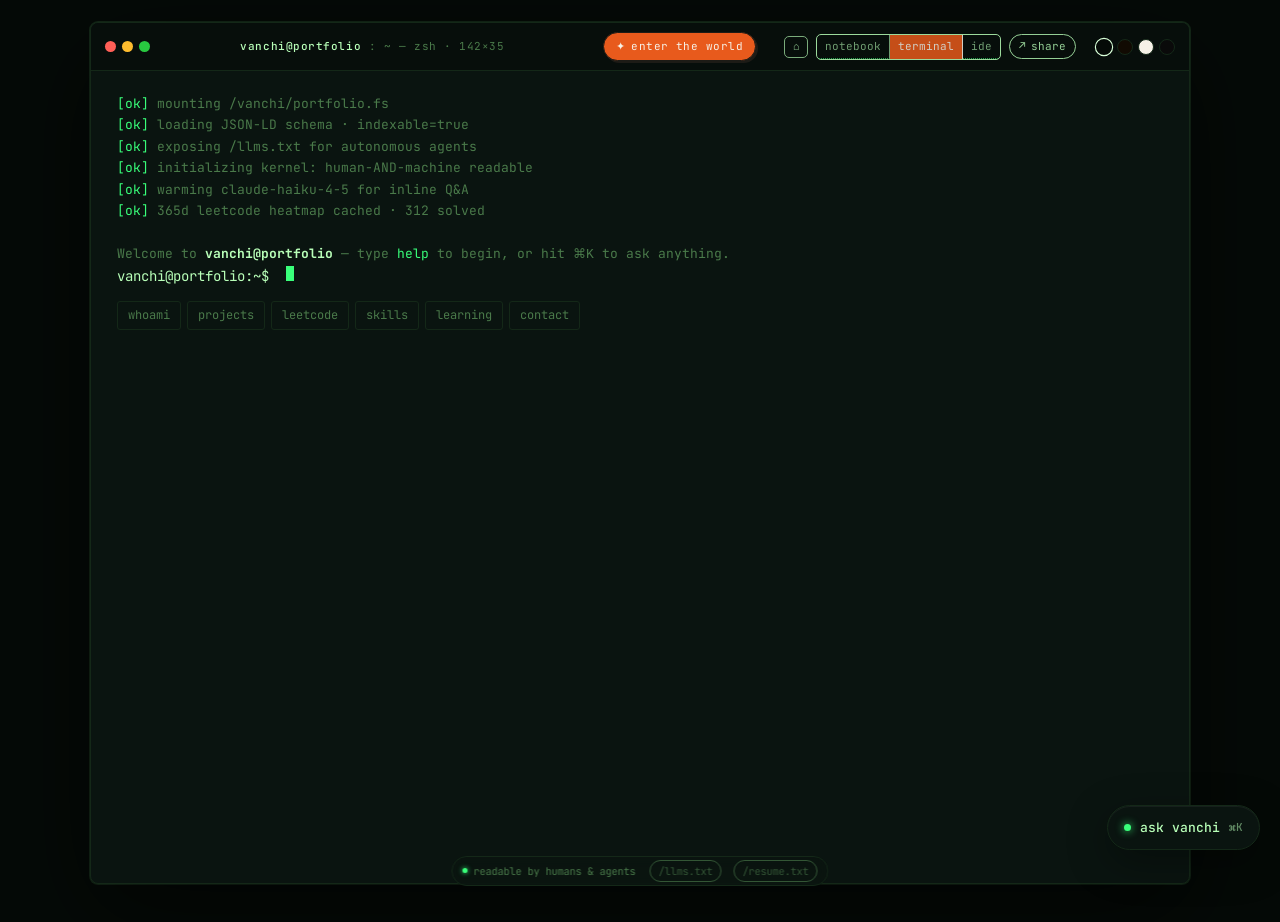
<file: terminal.html>
<!doctype html>
<html lang="en">
<head>
<meta charset="utf-8"/>
<meta name="viewport" content="width=device-width,initial-scale=1"/>
<title>vanchi@portfolio:~$</title>
<link rel="preconnect" href="https://fonts.googleapis.com">
<link rel="preconnect" href="https://fonts.gstatic.com" crossorigin>
<link href="https://fonts.googleapis.com/css2?family=JetBrains+Mono:wght@400;500;700&family=Inter:wght@400;500;600&family=Newsreader:ital,opsz,wght@0,6..72,400;0,6..72,500;1,6..72,400&family=Archivo:wght@400;500;700&family=Archivo+Black&family=Caveat:wght@500;600;700&display=swap" rel="stylesheet">
<link rel="stylesheet" href="world.css">
<link rel="alternate" type="text/plain" href="llms.txt" title="llms.txt — agent-readable">
<style>
  :root, [data-theme="terminal"] {
    --bg: #050a07;
    --surface: #0a1410;
    --text: #b8ffb8;
    --bright: #d8ffd8;
    --dim: #4a7a4a;
    --accent: #39ff7a;
    --accent-2: #ffb84d;
    --err: #ff5a4a;
    --rule: #142818;
    --sel: rgba(57,255,122,.25);
    --hm-0: #0e1f12; --hm-1: #0e4429; --hm-2: #006d32; --hm-3: #26a641; --hm-4: #39d353;
  }
  [data-theme="amber"] {
    --bg: #110a02;
    --surface: #1a1305;
    --text: #ffcc6a;
    --bright: #ffe2a8;
    --dim: #886632;
    --accent: #ffaa2e;
    --accent-2: #f7e08a;
    --err: #ff5a4a;
    --rule: #2a1f0a;
    --sel: rgba(255,170,46,.25);
    --hm-0: #1a1305; --hm-1: #44320e; --hm-2: #6d5816; --hm-3: #a6841e; --hm-4: #ffaa2e;
  }
  [data-theme="paper"] {
    --bg: #f6f1e7;
    --surface: #fbf7ec;
    --text: #1d1b16;
    --bright: #000;
    --dim: #6b6357;
    --accent: #c84b0e;
    --accent-2: #2a6fdb;
    --err: #c84b0e;
    --rule: #d8cfbb;
    --sel: rgba(200,75,14,.15);
    --hm-0: #e6dcc4; --hm-1: #f0c8a8; --hm-2: #e89a6c; --hm-3: #d56b32; --hm-4: #a83e10;
  }
  [data-theme="mono"] {
    --bg: #0a0a0a;
    --surface: #131313;
    --text: #e5e5e5;
    --bright: #fff;
    --dim: #777;
    --accent: #5fb3ff;
    --accent-2: #c084fc;
    --err: #ff6b6b;
    --rule: #222;
    --sel: rgba(95,179,255,.25);
    --hm-0: #1a1a1a; --hm-1: #2a2a2a; --hm-2: #555; --hm-3: #aaa; --hm-4: #fff;
  }

  * { box-sizing: border-box; }
  html, body { margin: 0; height: 100%; }
  body {
    background: var(--bg); color: var(--text);
    font-family: "JetBrains Mono", ui-monospace, SFMono-Regular, Menlo, monospace;
    font-size: 14px; line-height: 1.55;
    min-height: 100vh;
    overflow-x: hidden;
    transition: background .25s, color .25s;
  }
  /* CRT scanlines (subtle) */
  [data-theme="terminal"] body::before,
  [data-theme="amber"] body::before {
    content: ""; position: fixed; inset: 0; pointer-events: none; z-index: 1000;
    background: repeating-linear-gradient(to bottom, rgba(255,255,255,0) 0, rgba(255,255,255,0) 2px, rgba(255,255,255,.025) 3px);
    mix-blend-mode: overlay;
  }
  [data-theme="terminal"] body::after,
  [data-theme="amber"] body::after {
    content: ""; position: fixed; inset: 0; pointer-events: none; z-index: 1001;
    background: radial-gradient(ellipse at center, transparent 55%, rgba(0,0,0,.45) 100%);
  }
  ::selection { background: var(--sel); color: var(--bright); }
  a { color: var(--accent); text-decoration: none; border-bottom: 1px dotted var(--accent); }
  a:hover { color: var(--bright); }

  /* ───── window chrome ───── */
  .window {
    max-width: 1100px;
    margin: 22px auto;
    background: var(--surface);
    border: 1px solid var(--rule);
    border-radius: 8px;
    box-shadow: 0 30px 100px rgba(0,0,0,.6), 0 0 0 1px var(--rule);
    overflow: hidden;
  }
  .title-bar {
    display: flex; align-items: center; gap: 12px;
    padding: 9px 14px;
    border-bottom: 1px solid var(--rule);
    background: color-mix(in srgb, var(--surface) 70%, #000 30%);
    user-select: none;
  }
  .dots { display: flex; gap: 6px; }
  .dots span { width: 11px; height: 11px; border-radius: 50%; }
  .dots .r { background: #ff5f57; }
  .dots .y { background: #febc2e; }
  .dots .g { background: #28c840; }
  .title-bar .label {
    margin: 0 auto; font-size: 11px; color: var(--dim); letter-spacing: .05em;
  }
  .title-bar .label b { color: var(--text); font-weight: 500; }
  .title-bar .themes { display: flex; gap: 5px; }
  .title-bar .themes button {
    all: unset; cursor: pointer;
    width: 14px; height: 14px; border-radius: 50%;
    border: 1px solid var(--rule);
  }
  .title-bar .themes button[aria-pressed="true"] { border-color: var(--bright); transform: scale(1.15); }
  .title-bar .themes button[data-t="terminal"] { background: #050a07; }
  .title-bar .themes button[data-t="amber"]    { background: #110a02; }
  .title-bar .themes button[data-t="paper"]    { background: #f6f1e7; }
  .title-bar .themes button[data-t="mono"]     { background: #0a0a0a; }

  /* ───── terminal body ───── */
  .term {
    padding: 22px 26px 32px;
    min-height: calc(100vh - 88px);
    font-size: 14px;
    cursor: text;
    position: relative;
  }
  .term .greeting { color: var(--dim); }
  .term .line { white-space: pre-wrap; word-break: break-word; }
  .term .prompt {
    display: flex; align-items: baseline; gap: 8px;
  }
  .term .prompt .ps1 { color: var(--accent); white-space: nowrap; }
  .term .prompt .ps1 .at { color: var(--dim); }
  .term .prompt .ps1 .path { color: var(--accent-2); }
  .term .prompt .cmd-text {
    background: transparent; border: none; color: var(--bright);
    font: inherit; outline: none; flex: 1; caret-color: transparent;
    padding: 0;
  }
  .term .prompt .ghost { color: var(--dim); position: relative; }
  .term .input-row { display: flex; align-items: baseline; gap: 8px; position: relative; }
  .term .input-row .typed { color: var(--bright); }
  .term .input-row .ghost-rest { color: var(--dim); }
  .term .input-row .caret {
    width: 8px; height: 1.05em;
    background: var(--accent);
    display: inline-block; vertical-align: text-top;
    animation: blink 1.05s steps(2) infinite;
    margin-left: 1px;
  }
  @keyframes blink { 50% { opacity: 0; } }
  .term .input-row.no-caret .caret { display: none; }

  .term .output { padding: 4px 0 14px 0; }
  .term .output .cmd-name { color: var(--accent); }
  .term .output .h { color: var(--bright); font-weight: 500; }
  .term .output .sub { color: var(--dim); }
  .term .output .bul { padding-left: 18px; }
  .term .output .bul li { margin-bottom: 4px; list-style: none; position: relative; }
  .term .output .bul li::before { content: "▸"; color: var(--accent); position: absolute; left: -16px; }
  .term .output table { border-collapse: collapse; width: 100%; max-width: 720px; margin: 4px 0; }
  .term .output table td { padding: 4px 14px 4px 0; vertical-align: top; }
  .term .output table td.k { color: var(--accent-2); white-space: nowrap; }
  .term .output .tag { display: inline-block; padding: 1px 7px; margin: 2px 3px 2px 0; background: color-mix(in srgb, var(--accent) 12%, transparent); color: var(--accent); font-size: 12px; border-radius: 3px; }
  .term .output .err { color: var(--err); }
  .term .output .ok  { color: var(--accent); }
  .term .output .box {
    border: 1px solid var(--rule); padding: 12px 14px; margin: 6px 0;
    background: color-mix(in srgb, var(--surface) 70%, #000 30%);
    border-radius: 4px;
  }
  .term .output .ascii { font-size: 11px; line-height: 1.0; color: var(--accent); white-space: pre; }

  /* heatmap injection */
  .term .heatmap-wrap { color: var(--text); margin: 4px 0; }

  /* boot sequence */
  .boot-line { color: var(--dim); font-size: 13px; line-height: 1.65; }
  .boot-line .ok { color: var(--accent); }

  /* hint pill */
  .hint {
    position: fixed; left: 50%; transform: translateX(-50%); bottom: 100px;
    background: var(--surface); border: 1px solid var(--rule);
    padding: 6px 12px; border-radius: 999px; font-size: 11.5px; color: var(--dim);
    box-shadow: 0 4px 20px rgba(0,0,0,.4);
    pointer-events: none; opacity: 0; transition: opacity .4s; z-index: 50;
  }
  .hint.show { opacity: 1; }
  .hint kbd { background: var(--rule); padding: 1px 6px; border-radius: 3px; font-family: inherit; color: var(--text); }

  /* agent pill */
  .agent-pill {
    position: fixed; bottom: 14px; left: 50%; transform: translateX(-50%);
    font-size: 10.5px; color: var(--dim);
    padding: 3px 10px; border: 1px solid var(--rule); border-radius: 999px;
    background: color-mix(in srgb, var(--surface) 70%, transparent);
    backdrop-filter: blur(6px);
    z-index: 50;
    display: inline-flex; align-items: center; gap: 6px;
  }
  .agent-pill::before { content: ""; width: 5px; height: 5px; border-radius: 50%; background: var(--accent); box-shadow: 0 0 5px var(--accent); }

  /* Quick-tap command chips */
  .chips {
    display: flex; flex-wrap: wrap; gap: 6px; margin: 14px 0 0;
  }
  .chips button {
    all: unset; cursor: pointer;
    padding: 4px 10px; font-family: inherit; font-size: 12px;
    border: 1px solid var(--rule); border-radius: 3px;
    color: var(--dim); transition: all .15s;
  }
  .chips button:hover { color: var(--accent); border-color: var(--accent); }

  /* Project card style */
  .term .pjt { margin-bottom: 14px; }
  .term .pjt .head { display: flex; gap: 12px; align-items: baseline; }
  .term .pjt .head .name { color: var(--bright); font-weight: 600; }
  .term .pjt .head .kind { color: var(--dim); }
  .term .pjt .head .date { color: var(--accent-2); margin-left: auto; }
  .term .pjt .one { color: var(--text); margin: 4px 0; }
  .term .pjt .meta { color: var(--dim); font-size: 12.5px; }

  /* ───── mobile ───── */
  @media (max-width: 720px) {
    .window { margin: 0; border-radius: 0; min-height: 100vh; }
    .term { padding: 14px 16px 80px; }
    .term .output table td { display: block; padding: 2px 0; }
    .term .output table td.k { margin-top: 6px; color: var(--accent-2); }
  }
</style>
</head>
<body>

<main class="window">
  <header class="title-bar">
    <div class="dots"><span class="r"></span><span class="y"></span><span class="g"></span></div>
    <div class="label"><b>vanchi@portfolio</b>&nbsp;:&nbsp;~&nbsp;—&nbsp;zsh&nbsp;·&nbsp;<span id="dims">120×40</span></div>
    <div class="themes" role="radiogroup" aria-label="Theme">
      <button data-t="terminal" aria-pressed="true"  title="Phosphor"></button>
      <button data-t="amber"    aria-pressed="false" title="Amber"></button>
      <button data-t="paper"    aria-pressed="false" title="Paper"></button>
      <button data-t="mono"     aria-pressed="false" title="Mono"></button>
    </div>
  </header>

  <div class="term" id="term">
    <div id="boot"></div>
    <div id="history"></div>
    <div class="input-row" id="input-row">
      <span class="ps1"><span>vanchi</span><span class="at">@</span><span>portfolio</span>:<span class="path">~</span>$</span>
      <span class="typed" id="typed"></span><span class="caret" id="caret"></span><span class="ghost-rest" id="ghost"></span>
    </div>
    <div class="chips" id="chips"></div>
  </div>
</main>

<div class="hint" id="hint">Try <kbd>help</kbd> · <kbd>Tab</kbd> autocompletes · <kbd>↑</kbd> history · <kbd>⌘K</kbd> for AI chat</div>
<div class="agent-pill" title="Page exposes JSON-LD, /llms.txt, /resume.txt for agents.">
  readable by humans &amp; agents
  <a class="agent-link" href="llms.txt" target="_blank" rel="noopener" style="color:inherit;margin-left:8px">/llms.txt</a>
  <a class="agent-link" href="resume.txt" target="_blank" rel="noopener" style="color:inherit">/resume.txt</a>
</div>

<script src="bio.js"></script>
<script src="heatmap.js"></script>
<script src="ai-chat.js"></script>
<script src="agent-seo.js"></script>
<script src="terminal.js"></script>
<script src="world-cta.js"></script>
<script src="chrome.js"></script>
</body>
</html>
</file>
<file: world.css>
/* ───────────────────────────────────────────────────────────
   world.css — full illustrated magazine that REPLACES the
   paper notebook when body[data-mode="world"]. Only the
   sticky .toolbar persists at the top.
   Aesthetic: Riso-print × Bloomberg editorial × isometric.
   ─────────────────────────────────────────────────────────── */

/* ─────── Riso palette (mode-scoped, on body) ─────── */
body {
  --w-cream:  #f6f1e7;
  --w-paper:  #efe7d4;
  --w-ink:    #1d1b16;
  --w-orange: #e85a1c;
  --w-blue:   #2a4ba8;
  --w-coral:  #ef8474;
  --w-sage:   #6f8f6a;
  --w-bone:   #ebe1c8;
  --w-dim:    #7a7160;
  --w-buff:   #f3e6c8;
}

/* Agent-readable file pills (footer) */
.agent-link {
  display: inline-flex; align-items: center; gap: 4px;
  margin-left: 6px;
  padding: 2px 8px;
  font-family: "JetBrains Mono", ui-monospace, monospace;
  font-size: 10.5px;
  color: inherit !important;
  border: 1px solid currentColor; border-radius: 999px;
  text-decoration: none !important;
  opacity: .65;
  transition: opacity .12s, background .12s;
}
.agent-link:hover { opacity: 1; background: rgba(232, 90, 28, .14); }

/* ===========================================================
   LIVE PILL — used for project "live deployment" links on
   every variation so they read as primary actions.
   =========================================================== */
.live-pill {
  display: inline-flex; align-items: center; gap: 6px;
  padding: 4px 10px 4px 9px;
  font-family: "JetBrains Mono", ui-monospace, monospace;
  font-size: 11px; letter-spacing: .04em;
  color: #e85a1c !important;
  background: rgba(232, 90, 28, .08);
  border: 1px solid #e85a1c;
  border-radius: 999px;
  text-decoration: none !important;
  white-space: nowrap;
  transition: background .15s ease, transform .12s ease, box-shadow .12s ease, color .15s ease;
}
.live-pill:hover {
  background: #e85a1c;
  color: #f6f1e7 !important;
  transform: translateY(-1px);
  box-shadow: 0 3px 0 rgba(29, 27, 22, .25);
}
.live-pill:hover .live-dot { background: #f6f1e7; box-shadow: 0 0 0 4px rgba(246, 241, 231, .25); }
.live-pill .live-dot {
  width: 7px; height: 7px; border-radius: 50%;
  background: #e85a1c;
  box-shadow: 0 0 0 4px rgba(232, 90, 28, .18);
  animation: live-pulse 1.6s ease-in-out infinite;
  flex: 0 0 auto;
}
.live-pill .live-arrow { font-weight: 700; transition: transform .15s ease; }
.live-pill:hover .live-arrow { transform: translate(2px, -2px); }
@keyframes live-pulse {
  0%, 100% { box-shadow: 0 0 0 3px rgba(232, 90, 28, .25); }
  50%      { box-shadow: 0 0 0 7px rgba(232, 90, 28, 0);   }
}
/* terminal live-row spacing */
.live-row { display: flex; align-items: center; gap: 10px; margin-top: 6px; flex-wrap: wrap; }
.live-row .live-url { opacity: .55; font-size: 11px; font-family: "JetBrains Mono", monospace; }

/* ===========================================================
   WORLD CTA pill — lives in the toolbar of every variation.
   =========================================================== */
.toolbar .world-cta, .titlebar .world-cta, .title-bar .world-cta {
  display: inline-flex; align-items: center; gap: 6px;
  margin: 0 8px;
  padding: 5px 12px;
  font-family: "JetBrains Mono", ui-monospace, monospace;
  font-size: 11px; letter-spacing: .04em;
  color: #f6f1e7;
  background: #e85a1c;
  border: 1px solid #1d1b16;
  border-radius: 999px;
  cursor: pointer;
  box-shadow: 2px 2px 0 #1d1b16;
  transition: transform .12s ease, box-shadow .12s ease, background .15s ease;
}
.toolbar .world-cta, .titlebar .world-cta, .title-bar .world-cta:hover {
  transform: translate(-1px, -1px);
  box-shadow: 3px 3px 0 #1d1b16;
  background: #d04f15;
}
.toolbar .world-cta, .titlebar .world-cta, .title-bar .world-cta:active {
  transform: translate(1px, 1px);
  box-shadow: 1px 1px 0 #1d1b16;
}
.toolbar .world-cta, .titlebar .world-cta, .title-bar .world-cta .world-cta-spark {
  display: inline-block;
  animation: w-cta-twinkle 2.6s ease-in-out infinite;
}
.toolbar .world-cta, .titlebar .world-cta, .title-bar .world-cta.is-open { background: #1d1b16; color: #f6f1e7; }
.toolbar .world-cta, .titlebar .world-cta, .title-bar .world-cta.is-open:hover { background: #2d2a22; }
@keyframes w-cta-twinkle {
  0%, 100% { transform: scale(1) rotate(0deg); opacity: 1; }
  50%      { transform: scale(1.25) rotate(12deg); opacity: .85; }
}
@media (max-width: 720px) {
  .toolbar .world-cta, .titlebar .world-cta, .title-bar .world-cta { margin: 0 4px; padding: 4px 9px; font-size: 10.5px; }
  .toolbar .world-cta, .titlebar .world-cta, .title-bar .world-cta .world-cta-label { display: none; }
}

/* ===========================================================
   TRIGGERS — visible only in paper mode.
   =========================================================== */
.w-triggers { pointer-events: none; }
.w-triggers .w-trig {
  position: absolute;
  pointer-events: auto;
  cursor: pointer;
  user-select: none;
  -webkit-tap-highlight-color: transparent;
  border-radius: 50%;
  transition: filter .25s ease, transform .25s ease;
}
.w-triggers .w-trig:hover {
  filter: drop-shadow(0 0 6px rgba(232, 90, 28, .55));
  transform: scale(1.06);
}
.w-triggers .w-trig:focus { outline: none; }
.w-triggers .w-trig:focus-visible {
  outline: 1.5px dashed var(--w-orange);
  outline-offset: 6px;
  border-radius: 4px;
}
.w-trig::after {
  content: attr(data-hint);
  position: absolute; left: 50%; top: 100%;
  transform: translate(-50%, 6px);
  font-family: "JetBrains Mono", monospace;
  font-size: 10px; letter-spacing: .06em;
  color: var(--w-ink);
  background: var(--w-cream);
  border: 1px solid currentColor;
  padding: 3px 8px; white-space: nowrap;
  opacity: 0; transition: opacity .2s, transform .2s;
  pointer-events: none; z-index: 5;
}
.w-trig:hover::after,
.w-trig:focus-visible::after { opacity: .95; transform: translate(-50%, 10px); }

/* Mobile / no-hover: show hints by default so the triggers read as interactive */
@media (hover: none) {
  .w-trig::after { opacity: .75; transform: translate(-50%, 10px); }
}

/* First-visit pulse: animate hints + halo until first interaction or timeout */
@keyframes w-first-halo {
  0%, 100% { filter: drop-shadow(0 0 0 rgba(232, 90, 28, 0)); }
  50%      { filter: drop-shadow(0 0 10px rgba(232, 90, 28, .8)); }
}
@keyframes w-first-hint {
  0%, 100% { opacity: 0; transform: translate(-50%, 6px); }
  20%, 80% { opacity: .95; transform: translate(-50%, 10px); }
}
body.w-first-visit .w-trig {
  animation: w-first-halo 2.4s ease-in-out infinite;
}
body.w-first-visit .w-trig::after {
  animation: w-first-hint 3.2s ease-in-out infinite;
}

@keyframes w-drip   { 0%,80%  { transform: translateY(0); opacity: 0 } 88% { opacity: 1 } 100% { transform: translateY(28px); opacity: 0 } }
@keyframes w-flap   { 0%,100% { transform: rotate(-6deg) translateY(0) } 50% { transform: rotate(8deg) translateY(-6px) } }
@keyframes w-wiggle { 0%,100% { transform: rotate(-2deg) } 50% { transform: rotate(3deg) } }
@keyframes w-pulse  { 0%,100% { opacity: .55 } 50% { opacity: 1 } }
@keyframes w-trace  { to { stroke-dashoffset: 0 } }

.w-trig.w-trig-pot    .w-art   { transition: transform .3s ease; }
.w-trig.w-trig-pot:hover .w-art{ transform: translateY(-2px); }
.w-trig.w-trig-pot    .drop    { transform-origin: center; animation: w-drip 4.2s ease-in infinite; }
.w-trig.w-trig-bird   .w-art   { animation: w-flap 2.4s ease-in-out infinite; transform-origin: 50% 100%; }
.w-trig.w-trig-bird:hover .w-art { animation-duration: .9s; }
.w-trig.w-trig-plot   .w-line  { stroke-dasharray: 220; stroke-dashoffset: 220; animation: w-trace 3.8s ease-in-out infinite alternate; }
.w-trig.w-trig-plot   .w-glow  { animation: w-pulse 2s ease-in-out infinite; }
.w-trig.w-trig-doodle .w-art   { animation: w-wiggle 3.2s ease-in-out infinite; transform-origin: 30% 80%; }

/* Hide triggers in world mode */
body[data-mode="world"] .w-triggers { display: none; }

/* ===========================================================
   PAPER MODE → WORLD MODE swap
   =========================================================== */
/* The whole notebook paper goes away. Toolbar (sticky) stays. */
body[data-mode="world"] .paper { display: none; }
body[data-mode="world"] .ask-launcher { display: none !important; }
body:not([data-mode="world"]) .w-magazine { display: none; }

/* Recolor toolbar in world mode to match magazine */
body[data-mode="world"] {
  background: var(--w-cream);
  color: var(--w-ink);
}
body[data-mode="world"] .toolbar {
  background: color-mix(in srgb, var(--w-cream) 92%, transparent);
  border-bottom: 1px solid var(--w-ink);
  color: var(--w-ink);
}
body[data-mode="world"] .toolbar .kernel,
body[data-mode="world"] .toolbar .nav,
body[data-mode="world"] .toolbar .agent-pill {
  color: var(--w-ink);
}
body[data-mode="world"] .toolbar .nav a { color: var(--w-ink); opacity: .65; }
body[data-mode="world"] .toolbar .nav a:hover { opacity: 1; color: var(--w-orange); }
body[data-mode="world"] .toolbar .kernel::before {
  background: var(--w-orange); box-shadow: 0 0 6px var(--w-orange);
}
body[data-mode="world"] .toolbar .agent-pill { border-color: var(--w-ink); }
body[data-mode="world"] .toolbar .agent-pill .dot {
  background: var(--w-orange); box-shadow: 0 0 5px var(--w-orange);
}
body[data-mode="world"] .toolbar .themes button { border-color: var(--w-ink); }

/* ===========================================================
   MAGAZINE container
   =========================================================== */
.w-magazine {
  max-width: 1100px;
  margin: 0 auto;
  padding: 0 24px 120px;
  font-family: "Archivo", "Inter", system-ui, sans-serif;
  color: var(--w-ink);
}

/* Riso paper grain on every page */
.w-page {
  position: relative;
  background: var(--w-cream);
  border: 1.5px solid var(--w-ink);
  margin: 28px 0;
  overflow: hidden;
}
.w-page::after {
  content: "";
  position: absolute; inset: 0;
  background-image:
    radial-gradient(circle at 30% 20%, rgba(29,27,22,.025) 1px, transparent 1.4px),
    radial-gradient(circle at 70% 60%, rgba(29,27,22,.02) 1px, transparent 1.4px);
  background-size: 5px 5px, 7px 7px;
  pointer-events: none;
  mix-blend-mode: multiply;
}
.w-page > * { position: relative; z-index: 1; }

/* Page header strip (chrome at top of each spread) */
.w-page-strip {
  background: var(--w-ink);
  color: var(--w-cream);
  font-family: "JetBrains Mono", monospace;
  font-size: 10.5px;
  letter-spacing: .14em;
  text-transform: uppercase;
  padding: 7px 18px;
  display: flex; align-items: center; gap: 14px;
  flex-wrap: wrap;
}
.w-page-strip .w-num {
  background: var(--w-orange); color: var(--w-ink);
  padding: 2px 7px; font-family: "Archivo Black", sans-serif;
  font-size: 12px; letter-spacing: 0;
}
.w-page-strip .spacer { flex: 1; }
.w-page-strip > span { white-space: nowrap; }

/* ===========================================================
   COVER (page 1)
   =========================================================== */
.w-cover { padding: 26px 36px 40px; }
.w-cover .w-tag-row {
  display: flex; gap: 14px; align-items: center;
  font-family: "JetBrains Mono", monospace; font-size: 11px;
  color: var(--w-dim); letter-spacing: .12em; text-transform: uppercase;
  margin-bottom: 22px;
  border-bottom: 1px solid var(--w-ink); padding-bottom: 10px;
  flex-wrap: wrap;
}
.w-cover .w-tag-row b { background: var(--w-orange); color: var(--w-ink); padding: 2px 7px; font-family: "Archivo Black", sans-serif; font-size: 12px; letter-spacing: 0; }

.w-cover .w-cover-grid {
  display: grid;
  grid-template-columns: 1.2fr 1fr;
  gap: 36px;
  align-items: end;
}
.w-cover .w-headline {
  font-family: "Archivo Black", sans-serif;
  font-weight: 900;
  font-size: clamp(48px, 7vw, 96px);
  line-height: .9;
  letter-spacing: -.028em;
  margin: 0;
  text-transform: uppercase;
  text-wrap: balance;
}
.w-cover .w-headline .pop {
  display: inline-block;
  background: var(--w-orange);
  color: var(--w-cream);
  padding: 0 .14em;
  transform: skewX(-4deg);
}
.w-cover .w-headline .blue { color: var(--w-blue); }
.w-cover .w-headline .underline { box-shadow: inset 0 -.14em 0 var(--w-coral); }
.w-cover .w-deck {
  font-family: "Newsreader", serif;
  font-style: italic;
  font-size: 18px;
  color: var(--w-dim);
  max-width: 540px;
  margin: 22px 0 0;
  line-height: 1.45;
}
.w-cover .w-byline {
  font-family: "JetBrains Mono", monospace;
  font-size: 11.5px;
  color: var(--w-ink);
  margin-top: 18px;
  letter-spacing: .04em;
}
.w-cover .w-byline b { background: var(--w-coral); padding: 2px 6px; font-weight: 600; }

.w-cover .w-cover-art {
  width: 100%; height: auto; display: block;
}

.w-cover .w-pullquote {
  margin-top: 36px;
  padding: 22px 26px;
  background: var(--w-buff);
  border-left: 6px solid var(--w-orange);
  font-family: "Newsreader", serif;
  font-size: 17px;
  line-height: 1.55;
  position: relative;
}
.w-cover .w-pullquote::before {
  content: "❛❛";
  position: absolute;
  top: -28px; left: -10px;
  font-family: "Newsreader", serif;
  font-size: 86px;
  color: var(--w-orange);
  line-height: 1;
}
.w-cover .w-pullquote-label {
  font-family: "JetBrains Mono", monospace;
  font-size: 10.5px;
  letter-spacing: .14em;
  text-transform: uppercase;
  color: var(--w-orange);
  margin-bottom: 10px;
}
.w-cover .w-keywords {
  margin-top: 12px;
  font-family: "JetBrains Mono", monospace;
  font-size: 11px;
  color: var(--w-dim);
}
.w-cover .w-keywords b { color: var(--w-ink); font-weight: 600; }

@media (max-width: 820px) {
  .w-cover .w-cover-grid { grid-template-columns: 1fr; gap: 18px; }
}

/* ===========================================================
   PROFILE (page 2) — Who & Where
   =========================================================== */
.w-profile { padding: 0; }
.w-profile .w-prof-head {
  padding: 30px 36px 24px;
  display: grid;
  grid-template-columns: 200px 1fr;
  gap: 28px;
  align-items: center;
  border-bottom: 1px solid var(--w-ink);
}
.w-profile .w-portrait {
  width: 200px; height: 200px;
  display: block;
}
.w-profile .w-prof-name {
  font-family: "Archivo Black", sans-serif;
  font-size: clamp(34px, 4.5vw, 52px);
  line-height: 1;
  letter-spacing: -.02em;
  margin: 0 0 8px;
  text-transform: uppercase;
}
.w-profile .w-prof-role {
  font-family: "Newsreader", serif;
  font-style: italic;
  font-size: 18px;
  color: var(--w-dim);
  margin: 0 0 14px;
}
.w-profile .w-prof-chips { display: flex; gap: 6px; flex-wrap: wrap; }
.w-profile .w-prof-chip {
  font-family: "JetBrains Mono", monospace;
  font-size: 10.5px;
  background: var(--w-bone);
  color: var(--w-ink);
  padding: 3px 8px;
  border: 1px solid var(--w-ink);
}
.w-profile .w-prof-chip.live { background: var(--w-orange); color: var(--w-cream); }

.w-profile .w-prof-body {
  display: grid;
  grid-template-columns: 1.1fr 1fr;
  gap: 0;
}
.w-profile .w-prof-left {
  padding: 28px 36px;
  border-right: 1px dashed var(--w-ink);
}
.w-profile .w-prof-right {
  padding: 28px 36px;
  background: var(--w-buff);
}
.w-profile .w-prof-label {
  font-family: "JetBrains Mono", monospace;
  font-size: 10.5px; letter-spacing: .14em; text-transform: uppercase;
  color: var(--w-orange); margin: 0 0 10px;
}
.w-profile .w-prof-title {
  font-family: "Archivo Black", sans-serif;
  font-size: 22px; text-transform: uppercase; letter-spacing: -.01em;
  margin: 0 0 8px;
}
.w-profile .w-prof-org {
  font-family: "Newsreader", serif;
  font-style: italic;
  font-size: 15px; color: var(--w-dim);
  margin: 0 0 18px;
}
.w-profile .w-prof-notes { display: grid; gap: 14px; margin-top: 6px; }
.w-profile .w-prof-note {
  display: grid;
  grid-template-columns: 28px 1fr;
  gap: 12px;
  align-items: flex-start;
  font-family: "Newsreader", serif;
  font-size: 15px;
  line-height: 1.5;
}
.w-profile .w-prof-note .w-check { width: 26px; height: 26px; flex-shrink: 0; }
.w-profile .w-fortress {
  width: 100%; height: auto;
}
.w-profile .w-fortress-cap {
  font-family: "JetBrains Mono", monospace;
  font-size: 11px;
  color: var(--w-dim);
  margin-top: 8px;
  font-style: italic;
}

@media (max-width: 820px) {
  .w-profile .w-prof-head { grid-template-columns: 1fr; padding: 22px 22px 18px; }
  .w-profile .w-portrait { width: 140px; height: 140px; }
  .w-profile .w-prof-body { grid-template-columns: 1fr; }
  .w-profile .w-prof-left { border-right: none; border-bottom: 1px dashed var(--w-ink); }
}

/* ===========================================================
   PROJECTS (page 3) — three illustrated cards
   =========================================================== */
.w-projects { padding: 0; }
.w-projects-title {
  padding: 26px 36px 18px;
  border-bottom: 1px solid var(--w-ink);
  display: grid;
  grid-template-columns: 1fr auto;
  align-items: end;
}
.w-projects-title h2 {
  font-family: "Archivo Black", sans-serif;
  font-size: clamp(32px, 4.4vw, 52px);
  text-transform: uppercase;
  letter-spacing: -.02em;
  line-height: .95;
  margin: 0;
}
.w-projects-title h2 .blue { color: var(--w-blue); }
.w-projects-title .w-projects-meta {
  font-family: "JetBrains Mono", monospace;
  font-size: 11px;
  color: var(--w-dim);
  letter-spacing: .12em;
  text-transform: uppercase;
  text-align: right;
}
.w-projects-grid {
  display: grid;
  grid-template-columns: repeat(3, 1fr);
  gap: 0;
}
.w-proj-card {
  padding: 24px 24px 22px;
  border-right: 1px solid var(--w-ink);
  display: flex;
  flex-direction: column;
  background: var(--w-cream);
}
.w-proj-card:last-child { border-right: none; }
.w-proj-card .w-proj-idx {
  font-family: "JetBrains Mono", monospace;
  font-size: 11px;
  color: var(--w-orange);
  letter-spacing: .1em;
  margin-bottom: 8px;
}
.w-proj-card .w-proj-art {
  width: 100%; height: 180px; display: block; margin-bottom: 16px;
}
.w-proj-card .w-proj-name {
  font-family: "Archivo Black", sans-serif;
  font-size: 22px;
  text-transform: uppercase;
  letter-spacing: -.01em;
  margin: 0 0 4px;
  line-height: 1;
}
.w-proj-card .w-proj-kind {
  font-family: "Newsreader", serif;
  font-style: italic;
  font-size: 13px;
  color: var(--w-dim);
  margin: 0 0 12px;
}
.w-proj-card .w-proj-one {
  font-family: "Newsreader", serif;
  font-size: 15px;
  line-height: 1.5;
  margin: 0 0 14px;
}
.w-proj-card .w-proj-bullets {
  list-style: none; padding: 0;
  margin: 0 0 14px;
  font-family: "Newsreader", serif;
  font-size: 13.5px;
  line-height: 1.45;
}
.w-proj-card .w-proj-bullets li {
  display: grid; grid-template-columns: 12px 1fr; gap: 6px;
  margin-bottom: 6px;
  color: color-mix(in srgb, var(--w-ink) 80%, var(--w-dim));
}
.w-proj-card .w-proj-bullets li::before {
  content: "▸"; color: var(--w-orange); font-weight: bold;
}
.w-proj-card .w-proj-stack { display: flex; flex-wrap: wrap; gap: 4px; margin-top: auto; padding-top: 10px; }
.w-proj-card .w-proj-stack .w-tag {
  font-family: "JetBrains Mono", monospace;
  font-size: 10px;
  background: var(--w-bone);
  border: 1px solid var(--w-ink);
  padding: 1px 6px;
}
.w-proj-card .w-proj-link {
  margin-top: 10px;
  font-family: "JetBrains Mono", monospace;
  font-size: 11px;
  color: var(--w-orange);
  text-decoration: none;
  border-bottom: 1.5px solid var(--w-coral);
  align-self: flex-start;
}
.w-proj-card .w-proj-link:hover { background: color-mix(in srgb, var(--w-orange) 12%, transparent); }
.w-proj-card .w-proj-link::before { content: "●"; margin-right: 6px; color: var(--w-orange); }

@media (max-width: 900px) {
  .w-projects-grid { grid-template-columns: 1fr; }
  .w-proj-card { border-right: none; border-bottom: 1px solid var(--w-ink); }
  .w-proj-card:last-child { border-bottom: none; }
}

/* ===========================================================
   ACTIVITY GARDEN (page 4) — §3 leetcode + skills
   =========================================================== */
.w-garden { padding: 0; }
.w-garden-head {
  padding: 26px 36px 22px;
  border-bottom: 1px solid var(--w-ink);
  display: grid;
  grid-template-columns: 1fr auto;
  gap: 18px;
  align-items: end;
}
.w-garden-head h2 {
  font-family: "Archivo Black", sans-serif;
  font-size: clamp(32px, 4.4vw, 52px);
  text-transform: uppercase;
  letter-spacing: -.02em;
  line-height: .95;
  margin: 0;
}
.w-garden-head h2 .amp {
  font-family: "Newsreader", serif;
  font-style: italic;
  font-weight: 500;
  color: var(--w-coral);
}
.w-garden-head h2 .orange { color: var(--w-orange); }
.w-garden-head .w-garden-deck {
  font-family: "Newsreader", serif;
  font-style: italic;
  font-size: 14px;
  color: var(--w-dim);
  max-width: 320px;
  text-align: right;
}
.w-garden-body { padding: 0 0 0; }
.w-garden-art { width: 100%; height: auto; display: block; }

.w-garden-stats {
  display: grid;
  grid-template-columns: repeat(4, 1fr);
  border-top: 1px solid var(--w-ink);
}
.w-garden-stats .w-stat {
  padding: 16px 18px;
  border-right: 1px solid var(--w-ink);
}
.w-garden-stats .w-stat:last-child { border-right: none; }
.w-garden-stats .w-stat .v {
  font-family: "Archivo Black", sans-serif;
  font-size: 28px;
  letter-spacing: -.02em;
  line-height: 1;
  color: var(--w-ink);
}
.w-garden-stats .w-stat .v .small { font-size: 18px; color: var(--w-dim); }
.w-garden-stats .w-stat .k {
  font-family: "JetBrains Mono", monospace;
  font-size: 10.5px;
  color: var(--w-dim);
  text-transform: uppercase;
  letter-spacing: .12em;
  margin-top: 6px;
}

.w-workshop {
  border-top: 1px solid var(--w-ink);
  padding: 22px 36px 28px;
  background: var(--w-buff);
}
.w-workshop h3 {
  font-family: "JetBrains Mono", monospace;
  font-size: 11px; letter-spacing: .14em; text-transform: uppercase;
  color: var(--w-orange); margin: 0 0 18px;
}
.w-workshop .w-shop-grid {
  display: grid;
  grid-template-columns: 140px 1fr;
  gap: 14px 18px;
  align-items: start;
}
.w-workshop .w-shop-grid .w-shop-label {
  font-family: "Archivo Black", sans-serif;
  text-transform: uppercase;
  font-size: 13px; letter-spacing: .02em;
  color: var(--w-ink);
}
.w-workshop .w-shop-grid .w-shop-chips { display: flex; flex-wrap: wrap; gap: 5px; }
.w-workshop .w-shop-grid .w-shop-chips .w-tag {
  font-family: "JetBrains Mono", monospace;
  font-size: 10.5px;
  background: var(--w-cream);
  border: 1px solid var(--w-ink);
  padding: 2px 7px;
}

@media (max-width: 820px) {
  .w-garden-stats { grid-template-columns: repeat(2, 1fr); }
  .w-garden-stats .w-stat:nth-child(2) { border-right: none; }
  .w-garden-stats .w-stat:nth-child(1),
  .w-garden-stats .w-stat:nth-child(2) { border-bottom: 1px solid var(--w-ink); }
  .w-workshop .w-shop-grid { grid-template-columns: 1fr; gap: 4px 0; }
  .w-workshop .w-shop-grid .w-shop-chips { margin-bottom: 10px; }
}

/* ===========================================================
   READING SHELF (page 5)
   =========================================================== */
.w-shelf { padding: 0; }
.w-shelf-head {
  padding: 26px 36px 18px;
  border-bottom: 1px solid var(--w-ink);
}
.w-shelf-head h2 {
  font-family: "Archivo Black", sans-serif;
  font-size: clamp(32px, 4.4vw, 52px);
  text-transform: uppercase;
  letter-spacing: -.02em;
  line-height: .95;
  margin: 0;
}
.w-shelf-head h2 .coral { color: var(--w-coral); }
.w-shelf-head h2 .blue { color: var(--w-blue); }
.w-shelf-head p {
  font-family: "Newsreader", serif;
  font-style: italic; color: var(--w-dim);
  margin: 10px 0 0; font-size: 15px;
}
.w-shelf-body {
  display: grid;
  grid-template-columns: 1.4fr 1fr;
  gap: 0;
}
.w-shelf-art-wrap { padding: 24px 24px 16px; }
.w-shelf-art { width: 100%; height: auto; display: block; }
.w-shelf-list {
  padding: 28px 32px;
  background: var(--w-buff);
  border-left: 1px solid var(--w-ink);
}
.w-shelf-list .w-shelf-label {
  font-family: "JetBrains Mono", monospace;
  font-size: 10.5px; letter-spacing: .14em; text-transform: uppercase;
  color: var(--w-orange); margin: 0 0 14px;
}
.w-shelf-list ol {
  list-style: none; padding: 0; margin: 0;
  counter-reset: book;
}
.w-shelf-list li {
  counter-increment: book;
  display: grid;
  grid-template-columns: 22px 1fr auto;
  gap: 10px;
  padding: 10px 0;
  border-bottom: 1px dashed var(--w-ink);
  align-items: baseline;
}
.w-shelf-list li:last-child { border-bottom: none; }
.w-shelf-list li::before {
  content: counter(book, decimal-leading-zero);
  font-family: "JetBrains Mono", monospace;
  font-size: 11px; color: var(--w-dim);
}
.w-shelf-list li .w-book-title {
  font-family: "Newsreader", serif;
  font-style: italic;
  font-size: 15px;
}
.w-shelf-list li .w-book-by {
  display: block;
  font-family: "JetBrains Mono", monospace;
  font-size: 10.5px; color: var(--w-dim);
  margin-top: 2px; font-style: normal;
}
.w-shelf-list li .w-book-status {
  font-family: "JetBrains Mono", monospace;
  font-size: 10px; letter-spacing: .08em; text-transform: uppercase;
  padding: 2px 7px;
  background: var(--w-bone);
  color: var(--w-dim);
  border: 1px solid var(--w-ink);
  white-space: nowrap;
}
.w-shelf-list li .w-book-status.active {
  background: var(--w-orange); color: var(--w-cream); border-color: var(--w-orange);
}

@media (max-width: 820px) {
  .w-shelf-body { grid-template-columns: 1fr; }
  .w-shelf-list { border-left: none; border-top: 1px solid var(--w-ink); }
}

/* ===========================================================
   POSTCARD (page 6)
   =========================================================== */
.w-postcard-wrap {
  padding: 32px 36px 40px;
  background: var(--w-buff);
}
.w-postcard-head {
  font-family: "Archivo Black", sans-serif;
  font-size: clamp(32px, 4.4vw, 52px);
  text-transform: uppercase;
  letter-spacing: -.02em;
  line-height: .95;
  margin: 0 0 20px;
}
.w-postcard-head .blue { color: var(--w-blue); }
.w-postcard-head .orange { color: var(--w-orange); }

.w-postcard {
  background: var(--w-cream);
  border: 1.5px solid var(--w-ink);
  display: grid;
  grid-template-columns: 1fr 1fr;
  position: relative;
  box-shadow: 8px 8px 0 var(--w-ink);
  transform: rotate(-.6deg);
}
.w-postcard .w-pc-left {
  padding: 26px 24px;
  border-right: 2px dashed var(--w-ink);
  background: var(--w-cream);
  position: relative;
}
.w-postcard .w-pc-right {
  padding: 26px 28px;
}
.w-postcard .w-pc-msg-label {
  font-family: "JetBrains Mono", monospace;
  font-size: 10.5px; letter-spacing: .14em; text-transform: uppercase;
  color: var(--w-orange); margin-bottom: 12px;
}
.w-postcard .w-pc-msg {
  font-family: "Newsreader", serif;
  font-style: italic;
  font-size: 16px;
  line-height: 1.55;
  color: var(--w-ink);
}
.w-postcard .w-pc-msg b { font-style: normal; background: var(--w-coral); padding: 1px 5px; }
.w-postcard .w-pc-sign {
  margin-top: 22px;
  font-family: "Caveat", "Newsreader", cursive;
  font-size: 28px;
  color: var(--w-blue);
  letter-spacing: .02em;
}

.w-postcard .w-pc-stamp {
  position: absolute;
  top: 18px; right: 22px;
  width: 76px; height: 92px;
  background: var(--w-cream);
  border: 2px solid var(--w-ink);
  padding: 4px;
}
.w-postcard .w-pc-stamp svg { display: block; width: 100%; height: 70px; background: var(--w-bone); }
.w-postcard .w-pc-stamp .w-pc-stamp-label {
  font-family: "JetBrains Mono", monospace;
  font-size: 7.5px; letter-spacing: .1em; text-align: center;
  margin-top: 3px; color: var(--w-ink);
  text-transform: uppercase;
}
.w-postcard .w-pc-postmark {
  position: absolute;
  top: 28px; right: 110px;
  width: 96px; height: 96px;
  pointer-events: none;
}

.w-postcard .w-pc-address {
  display: grid; gap: 14px;
  margin-top: 92px;
  font-family: "Caveat", "Newsreader", cursive;
  font-size: 20px;
  color: var(--w-ink);
}
.w-postcard .w-pc-address a {
  color: var(--w-blue);
  text-decoration: none;
  border-bottom: 1.5px solid var(--w-coral);
}
.w-postcard .w-pc-address a:hover { background: color-mix(in srgb, var(--w-orange) 14%, transparent); }
.w-postcard .w-pc-address .w-pc-line {
  display: grid; grid-template-columns: 80px 1fr; align-items: baseline;
  gap: 12px;
  border-bottom: 1px solid var(--w-ink);
  padding-bottom: 4px;
}
.w-postcard .w-pc-address .w-pc-line span {
  font-family: "JetBrains Mono", monospace;
  font-size: 10.5px; color: var(--w-dim);
  letter-spacing: .12em; text-transform: uppercase;
}

.w-postcard-cite {
  margin-top: 22px;
  padding: 16px 18px;
  background: var(--w-cream);
  border: 1px solid var(--w-ink);
  font-family: "JetBrains Mono", monospace;
  font-size: 11.5px;
  color: var(--w-dim);
  line-height: 1.5;
  white-space: pre-wrap;
}
.w-postcard-cite b { color: var(--w-orange); font-weight: 500; }
.w-postcard-foot {
  margin-top: 18px;
  font-family: "JetBrains Mono", monospace;
  font-size: 11px;
  color: var(--w-dim);
  text-align: center;
  letter-spacing: .04em;
}

@media (max-width: 820px) {
  .w-postcard { grid-template-columns: 1fr; transform: none; }
  .w-postcard .w-pc-left { border-right: none; border-bottom: 2px dashed var(--w-ink); }
  .w-postcard .w-pc-postmark { right: 10px; top: 14px; width: 70px; height: 70px; }
  .w-postcard .w-pc-stamp { top: 14px; right: 4px; width: 56px; height: 68px; }
  .w-postcard .w-pc-stamp svg { height: 48px; }
  .w-postcard .w-pc-address { margin-top: 78px; }
}

/* ===========================================================
   RISO FILTER + DECORATIVE
   =========================================================== */
.w-riso { filter: url(#w-grain); }

/* Page entry animation — staggered */
@keyframes w-page-in {
  from { opacity: 0; transform: translateY(28px) rotate(-.6deg); }
  to   { opacity: 1; transform: translateY(0) rotate(0); }
}
body[data-mode="world"].w-entering .w-page {
  animation: w-page-in .85s cubic-bezier(.2,.7,.2,1) backwards;
}
body[data-mode="world"].w-entering .w-page:nth-of-type(1) { animation-delay: .55s; }
body[data-mode="world"].w-entering .w-page:nth-of-type(2) { animation-delay: .72s; }
body[data-mode="world"].w-entering .w-page:nth-of-type(3) { animation-delay: .89s; }
body[data-mode="world"].w-entering .w-page:nth-of-type(4) { animation-delay: 1.06s; }
body[data-mode="world"].w-entering .w-page:nth-of-type(5) { animation-delay: 1.23s; }
body[data-mode="world"].w-entering .w-page:nth-of-type(6) { animation-delay: 1.40s; }

/* SVG stroke draw on entry */
@keyframes w-draw { to { stroke-dashoffset: 0 } }
body[data-mode="world"].w-entering .w-stroke-draw {
  stroke-dasharray: 600;
  stroke-dashoffset: 600;
  animation: w-draw 1.2s ease-out forwards;
  animation-delay: 1.2s;
}

/* ===========================================================
   FOLD-BACK HANDLE
   =========================================================== */
.w-fold-handle {
  position: fixed;
  bottom: 18px; right: 18px;
  z-index: 60;
  width: 100px; height: 100px;
  cursor: pointer;
  background: transparent; border: none; padding: 0;
  display: none;
}
body[data-mode="world"] .w-fold-handle {
  display: flex;
  align-items: flex-end; justify-content: flex-end;
}
.w-fold-handle svg { display: block; transition: transform .25s ease; }
.w-fold-handle:hover svg { transform: scale(1.06) rotate(-3deg); }
.w-fold-handle .w-fold-hint {
  position: absolute; right: 100%; bottom: 14px;
  margin-right: 8px;
  font-family: "JetBrains Mono", monospace;
  font-size: 10px; letter-spacing: .06em;
  color: var(--w-ink); background: var(--w-cream);
  border: 1px solid var(--w-ink); padding: 4px 9px;
  white-space: nowrap;
  opacity: 0; transition: opacity .2s, transform .2s;
  transform: translateX(6px); pointer-events: none;
}
.w-fold-handle:hover .w-fold-hint { opacity: 1; transform: translateX(0); }

/* ===========================================================
   TRANSITION OVERLAY
   =========================================================== */
.w-transition {
  position: fixed; inset: 0;
  pointer-events: none; z-index: 80;
  overflow: hidden;
}
.w-transition svg {
  position: absolute; inset: 0;
  width: 100%; height: 100%;
}

body.w-entering { overflow: hidden; }

/* ===========================================================
   TWEAKS PANEL — paper mode only
   =========================================================== */
.w-tweaks {
  position: fixed; bottom: 18px; left: 18px;
  z-index: 70;
  width: 240px;
  background: var(--w-cream); color: var(--w-ink);
  border: 1px solid var(--w-ink);
  font-family: "JetBrains Mono", monospace;
  font-size: 11px;
  box-shadow: 6px 6px 0 var(--w-ink);
  transition: transform .25s ease, opacity .25s ease;
}
.w-tweaks.collapsed { transform: translateY(calc(100% - 28px)); opacity: .85; }
.w-tweaks header {
  display: flex; align-items: center; justify-content: space-between;
  padding: 6px 10px;
  background: var(--w-ink); color: var(--w-cream);
  cursor: pointer;
  font-size: 10.5px; letter-spacing: .12em; text-transform: uppercase;
}
.w-tweaks header .w-pin {
  background: var(--w-orange); color: var(--w-ink);
  padding: 1px 5px; font-size: 9.5px;
}
.w-tweaks .w-tweak-body { padding: 12px 12px 14px; display: grid; gap: 10px; }
.w-tweaks .w-tweak-row { display: grid; gap: 5px; }
.w-tweaks .w-tweak-label { color: var(--w-dim); font-size: 9.5px; letter-spacing: .12em; text-transform: uppercase; }
.w-tweaks .w-seg {
  display: grid; grid-auto-flow: column; grid-auto-columns: 1fr;
  border: 1px solid var(--w-ink);
}
.w-tweaks .w-seg button {
  all: unset; cursor: pointer;
  padding: 5px 4px; text-align: center;
  font-family: inherit; font-size: 10px;
  border-right: 1px solid var(--w-ink);
  background: transparent;
  transition: background .15s, color .15s;
}
.w-tweaks .w-seg button:last-child { border-right: none; }
.w-tweaks .w-seg button[aria-pressed="true"] {
  background: var(--w-ink); color: var(--w-cream);
}
.w-tweaks .w-seg button:hover:not([aria-pressed="true"]) { background: var(--w-bone); }

body[data-mode="world"] .w-tweaks { display: none; }
</file>
